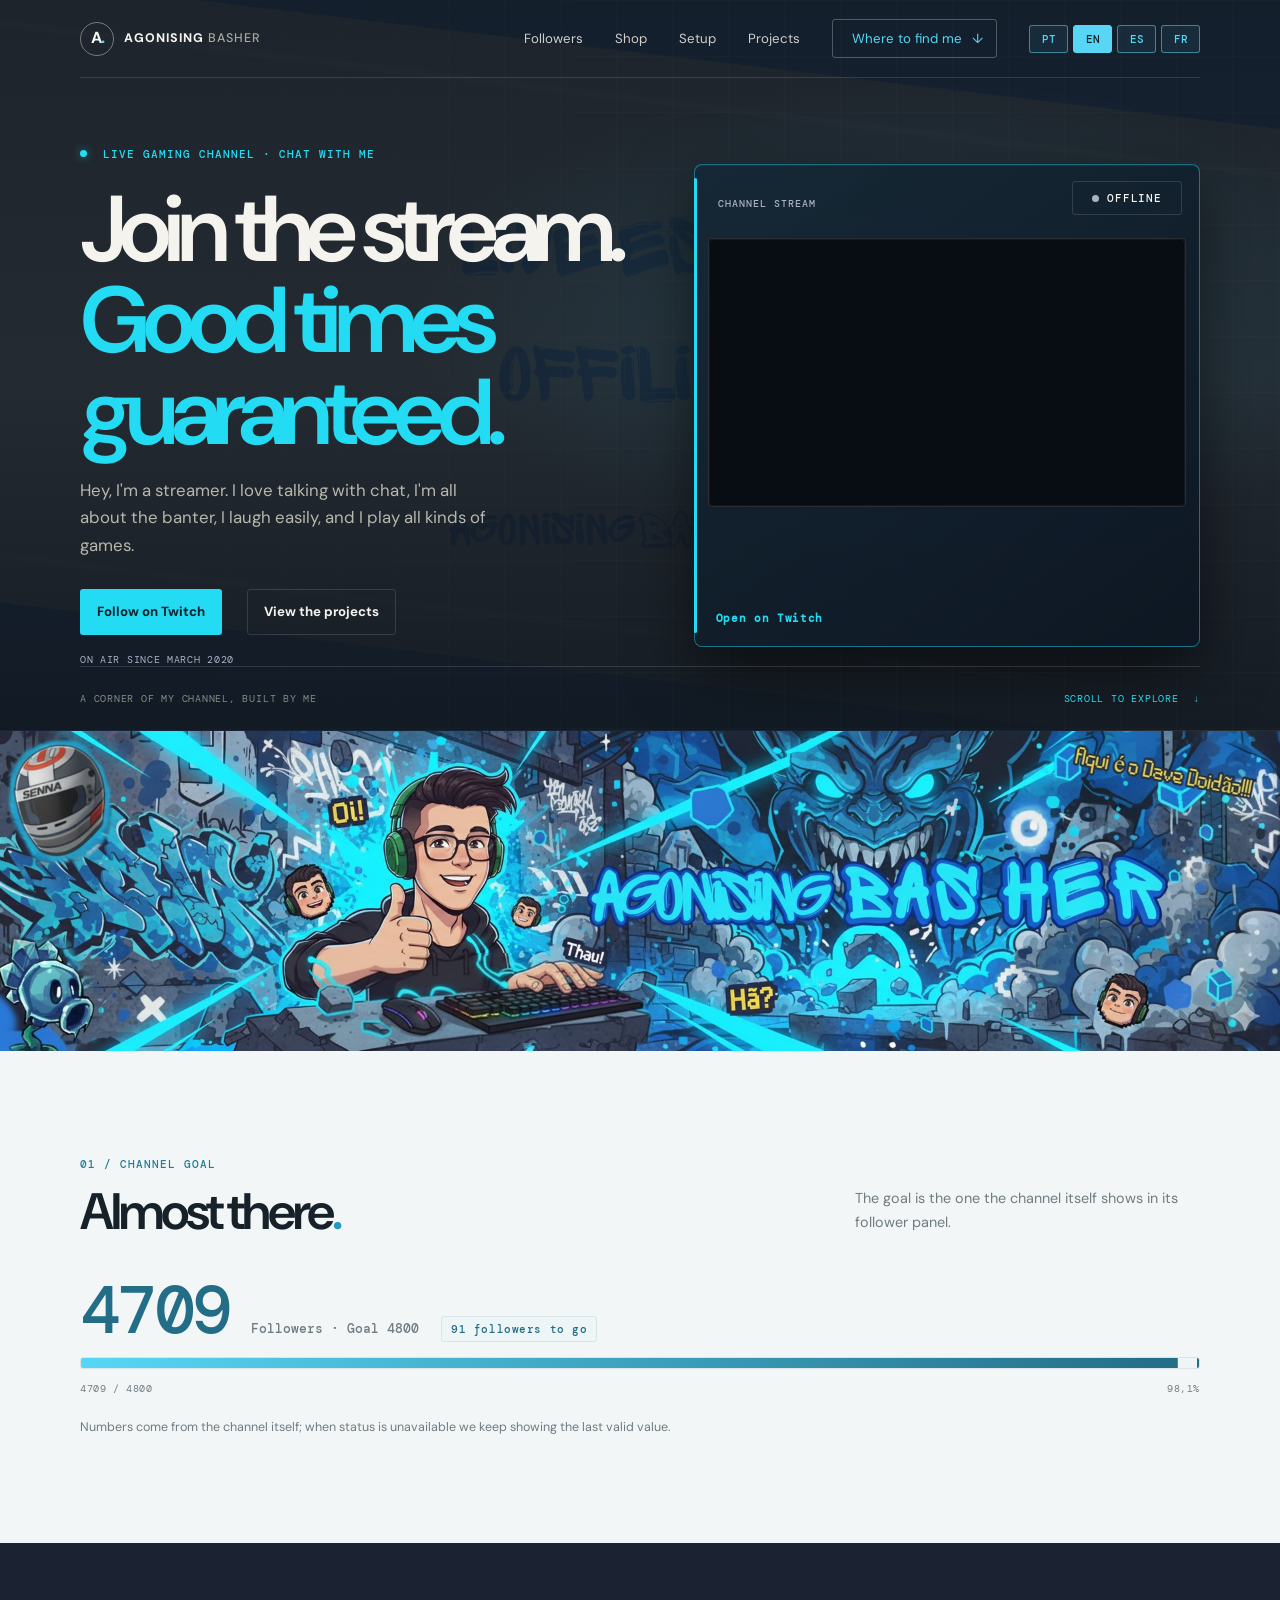
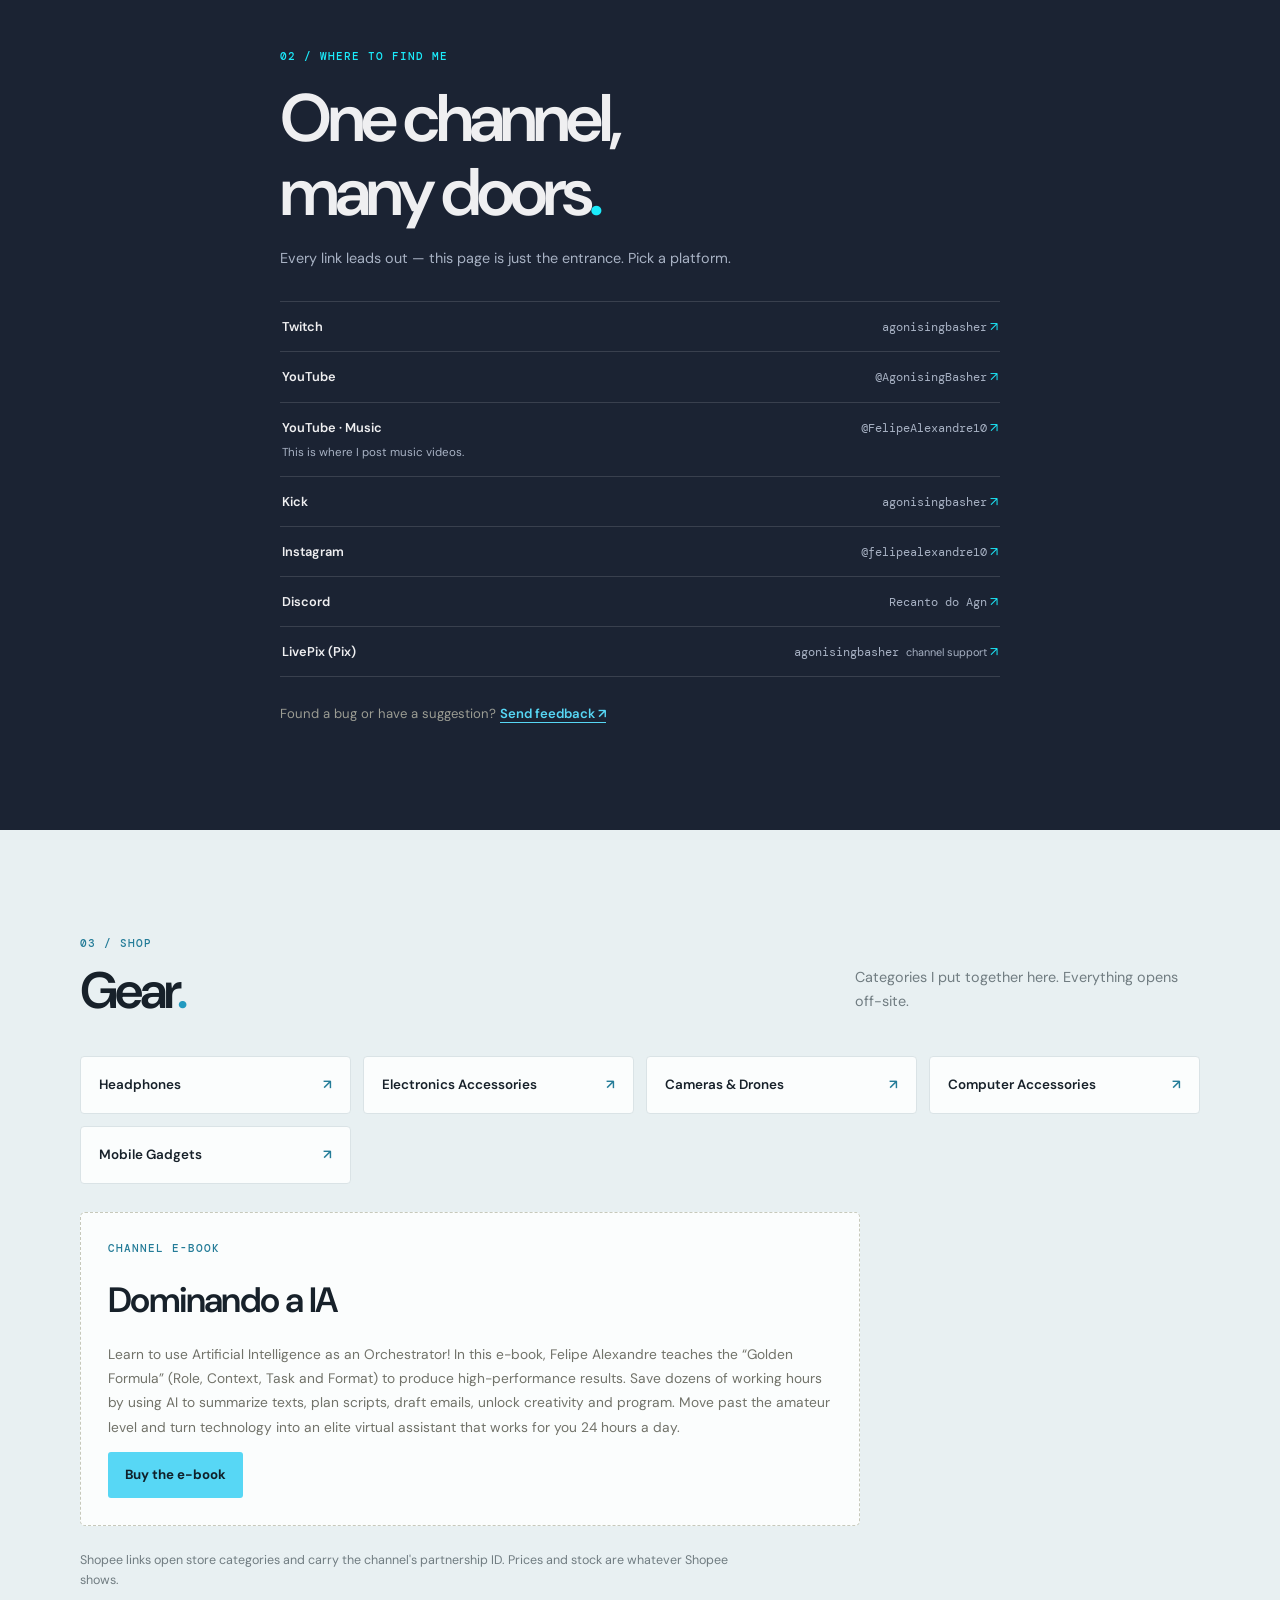
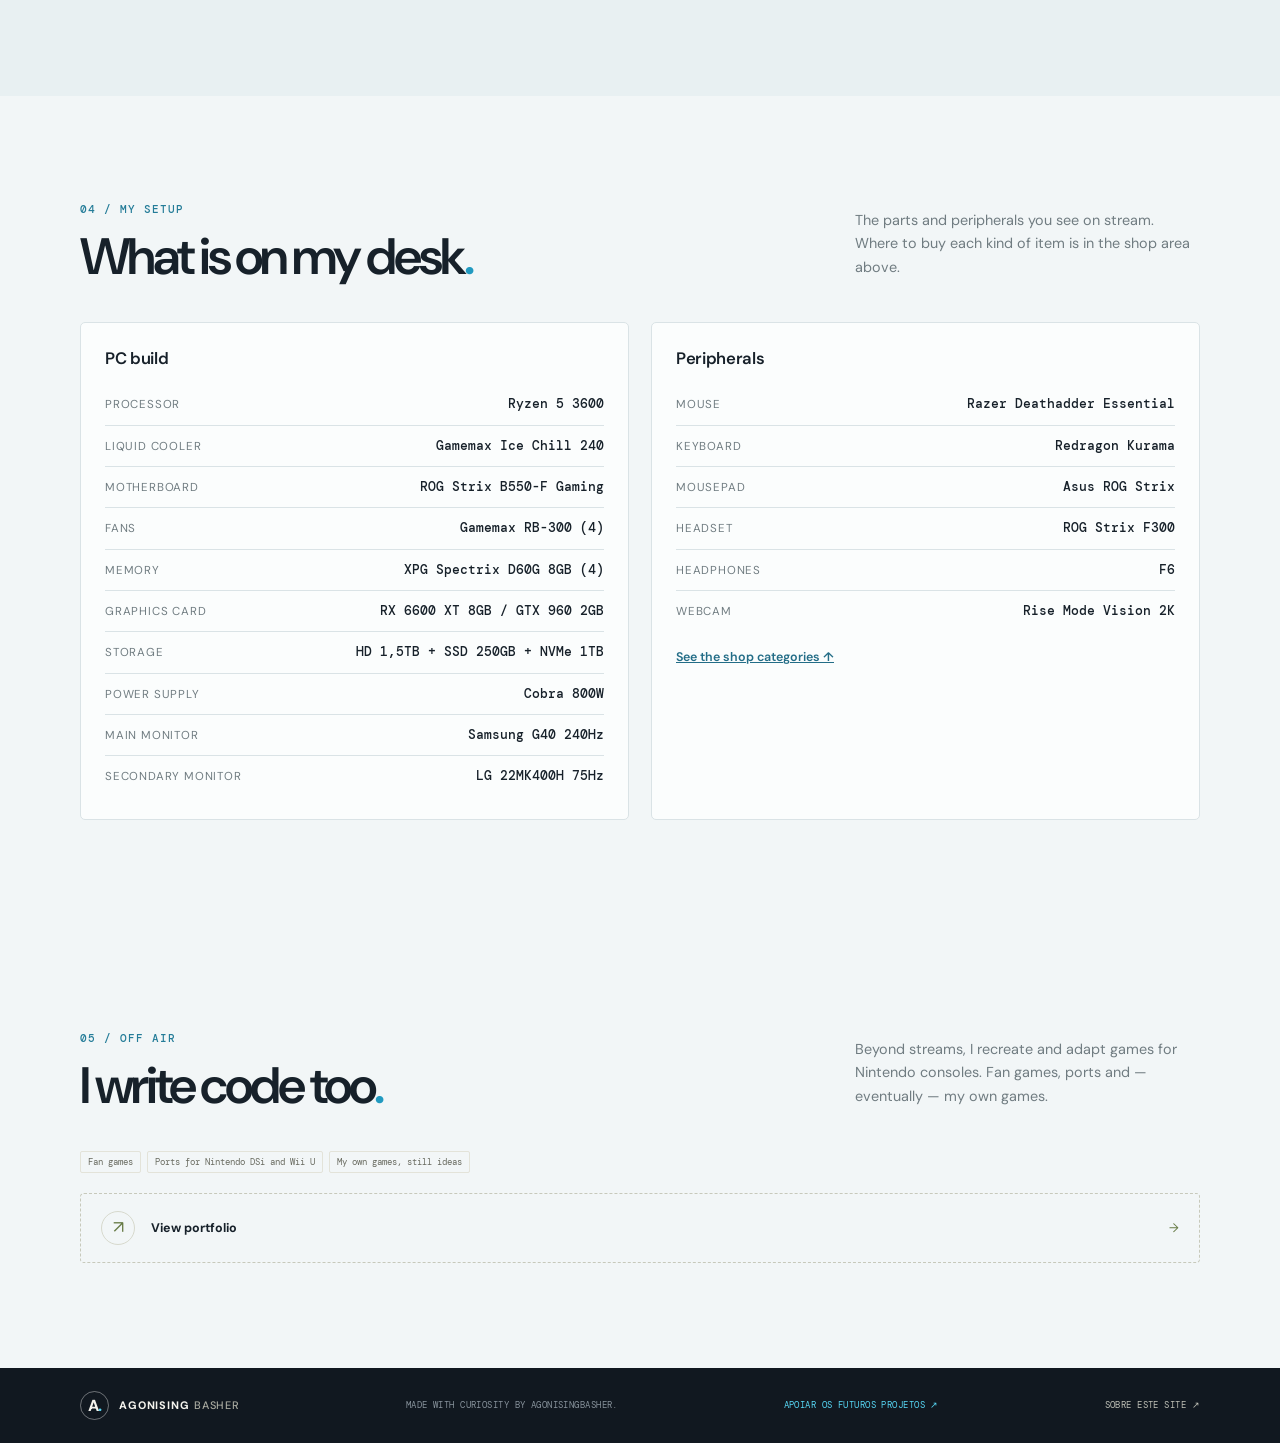
<file: index.html>
<!doctype html>
<html lang="pt-BR">
<head>
  <meta charset="utf-8">
  <meta name="viewport" content="width=device-width, initial-scale=1">
  <meta name="theme-color" content="#111820">
  <meta name="description" content="O ambiente do canal AgonisingBasher: status da live, seguidores, links de Twitch, YouTube, Kick, Discord e os projetos de fan games." data-i18n-content="metaDescription">
  <title>AgonisingBasher — canal, lives e projetos</title>
  <link rel="icon" type="image/png" sizes="300x300" href="assets/avatar-300x300.png">
  <link rel="apple-touch-icon" href="assets/avatar-300x300.png">
  <link rel="stylesheet" href="style.css?v=20261102-lang-3">
  <link rel="stylesheet" href="twitch.css?v=20261102-lang-2">
  <script src="script.js?v=20261102-lang-2" defer></script>
  <script src="live-status.js?v=2026.11.19.3" defer></script>
</head>
<body>
  <header class="site-header">
    <div class="container header-inner">
      <a class="brand" href="#inicio" data-i18n-aria-label="brandAria">
        <span class="brand-mark" aria-hidden="true">A<span>.</span></span>
        <span>AGONISING<span class="brand-light">BASHER</span></span>
      </a>
      <nav class="main-nav" aria-label="Navegação principal" data-i18n-aria-label="navLabel">
        <a href="#meta" data-i18n="navGoal">Seguidores</a>
        <a href="#compras" data-i18n="navShop">Compras</a>
        <a href="#setup" data-i18n="navSetup">Setup</a>
        <a href="#portfolio" data-i18n="navPortfolio">Projetos</a>
        <a class="nav-contact" href="#conectar"><span data-i18n="navConnect">Onde me achar</span> <span aria-hidden="true">↓</span></a>
        <span class="language-switch" role="group">
          <button class="language-toggle" type="button" data-lang-option="pt-BR" lang="pt" aria-label="Português">PT</button>
          <button class="language-toggle" type="button" data-lang-option="en" lang="en" aria-label="English">EN</button>
          <button class="language-toggle" type="button" data-lang-option="es" lang="es" aria-label="Español">ES</button>
          <button class="language-toggle" type="button" data-lang-option="fr" lang="fr" aria-label="Français">FR</button>
        </span>
      </nav>
    </div>
  </header>

  <main>
    <section class="hero band--dark" id="inicio">
      <div class="hero-grid" aria-hidden="true"></div>
      <div class="ag-offline-backdrop" aria-hidden="true"></div>
      <div class="ag-live-backdrop" aria-hidden="true"></div>
      <div class="container hero-inner">
        <div class="hero-copy">
          <p class="eyebrow"><span class="status-dot"></span> <span data-i18n="heroEyebrow">Canal de lives · converse no chat</span></p>
          <h1 data-i18n="heroTitle">Cola na live.<br><span>A diversão é garantida.</span></h1>
          <p class="hero-description" data-i18n="heroDescription">Opa, sou streamer, gosto muito de conversar com o chat, sou da zuera, fácil de dar risada, além de jogar variados jogos.</p>
          <div class="hero-actions">
            <a class="button button--follow" href="https://www.twitch.tv/agonisingbasher" target="_blank" rel="noreferrer">
              <span class="button--label-follow" data-i18n="heroFollow">Seguir na Twitch</span>
              <span class="button--label-live" data-i18n="heroWatch">Assistir agora</span>
            </a>
            <a class="button button--ghost" href="#portfolio" data-i18n="heroProjects">Ver os projetos</a>
          </div>
          <p class="ag-since" data-i18n="heroChannelSince">No ar desde março de 2020</p>
        </div>
        <aside class="ag-live-stage" aria-label="Player da Twitch do canal AgonisingBasher" data-i18n-aria-label="livePlayerAria">
          <div class="ag-live-stage-head">
            <span class="ag-live-stage-label" data-i18n="livePlayerLabel">TRANSMISSÃO DO CANAL</span>
            <p class="ag-live-badge" id="live-badge">
              <span class="ag-live-state is-live" data-i18n="liveStateLive">AO VIVO</span>
              <span class="ag-live-state is-offline" data-i18n="liveStateOffline">OFFLINE</span>
              <span class="ag-live-state is-unknown" data-i18n="liveStateUnknown">Status indisponível</span>
              <span class="ag-live-value" id="live-value"></span>
            </p>
          </div>
          <div class="ag-live-player">
            <iframe src="https://player.twitch.tv/?channel=agonisingbasher&amp;parent=agonisingbasher.github.io&amp;autoplay=false" title="Player da Twitch de AgonisingBasher" data-i18n-title="livePlayerTitle" allowfullscreen="true" scrolling="no" allow="fullscreen"></iframe>
          </div>
          <dl class="ag-live-meta">
            <div class="ag-live-meta-row">
              <dt data-i18n="liveNowTitle">Título da live</dt>
              <dd id="live-title"></dd>
            </div>
            <div class="ag-live-meta-row">
              <dt data-i18n="liveNowPlaying">Jogando</dt>
              <dd id="live-game"></dd>
            </div>
            <div class="ag-live-meta-row">
              <dt data-i18n="liveViewers">Assistindo agora</dt>
              <dd id="live-viewers"></dd>
            </div>
          </dl>
          <a class="ag-live-open" href="https://www.twitch.tv/agonisingbasher" target="_blank" rel="noreferrer"><span data-i18n="liveOpen">Abrir na Twitch</span></a>
        </aside>
      </div>
      <div class="container hero-bottom">
        <span data-i18n="heroFooter">UM CANTO DO CANAL FEITO POR MIM</span>
        <a href="#meta"><span data-i18n="heroScroll">ROLE PARA DESCOBRIR</span> <span aria-hidden="true">↓</span></a>
      </div>
    </section>

    <section class="ag-banner band--dark" aria-label="AgonisingBasher">
      <img src="assets/profile-banner-480.jpeg" width="1920" height="480" alt="Arte do banner do canal AgonisingBasher" data-i18n-alt="bannerAlt" loading="eager" fetchpriority="high">
    </section>

    <!-- Sem grade de streams por decisao do canal: nao ha agenda fixa, e placeholder seria dado inventado. -->
    <section class="goal section-pad" id="meta" data-goal="4800">
      <div class="container">
        <div class="section-heading">
          <div>
            <p class="eyebrow eyebrow-dark" data-i18n="goalEyebrow">01 / META DO CANAL</p>
            <h2 data-i18n="goalTitle">Faltam poucos<span class="heading-period">.</span></h2>
          </div>
          <p class="section-intro" data-i18n="goalIntro">A meta é a que o próprio canal exibe no painel de seguidores.</p>
        </div>
        <div class="ag-meter">
          <div class="ag-meter-numbers">
            <span class="ag-meter-count" id="goal-current">4709</span>
            <span class="ag-meter-of"><span data-i18n="goalCurrentLabel">Seguidores</span> · <span data-i18n="goalTargetLabel">Meta</span> <span id="goal-target">4800</span></span>
            <span class="ag-meter-chip" id="goal-remaining" data-i18n="goalRemaining">faltam 91 seguidores</span>
          </div>
          <div class="ag-meter-track" role="img" aria-label="Progresso rumo à meta de seguidores do canal" data-i18n-aria-label="goalProgressAria">
            <span class="ag-meter-fill" id="goal-fill" style="--ag-goal-progress: .981"></span>
            <span class="ag-meter-tick" aria-hidden="true"></span>
          </div>
          <div class="ag-meter-caption">
            <span id="goal-caption">4709 / 4800</span>
            <span id="goal-percent">98,1%</span>
          </div>
        </div>
        <p class="ag-meter-note" data-i18n="goalSourceNote">Números lidos do próprio canal; quando o status fica indisponível, mostramos o último valor válido.</p>
      </div>
    </section>

    <section class="connect band--navy section-pad" id="conectar">
      <div class="container connect-inner">
        <p class="eyebrow" data-i18n="linksEyebrow">02 / ONDE ME ACHAR</p>
        <h2 data-i18n="linksTitle">Um canal,<br>várias portas<span>.</span></h2>
        <p class="connect-copy" data-i18n="linksIntro">Tudo leva para fora: aqui é só a entrada. Escolhe a plataforma.</p>
        <div class="social-links">
          <a href="https://www.twitch.tv/agonisingbasher" target="_blank" rel="noreferrer"><span data-i18n="linkTwitch">Twitch</span><span><span class="ag-link-handle">agonisingbasher</span> <span class="ag-link-arrow" aria-hidden="true">↗</span></span></a>
          <a href="https://www.youtube.com/@AgonisingBasher" target="_blank" rel="noreferrer"><span data-i18n="linkYouTube">YouTube</span><span><span class="ag-link-handle">@AgonisingBasher</span> <span class="ag-link-arrow" aria-hidden="true">↗</span></span></a>
          <a href="https://www.youtube.com/@FelipeAlexandre10/videos" target="_blank" rel="noreferrer"><span><span data-i18n="linkYouTubeMusic">YouTube · Música</span><span class="ag-link-description" data-i18n="linkYouTubeMusicHint">Aqui eu posto vídeos de músicas.</span></span><span><span class="ag-link-handle">@FelipeAlexandre10</span> <span class="ag-link-arrow" aria-hidden="true">↗</span></span></a>
          <a href="https://kick.com/agonisingbasher" target="_blank" rel="noreferrer"><span data-i18n="linkKick">Kick</span><span><span class="ag-link-handle">agonisingbasher</span> <span class="ag-link-arrow" aria-hidden="true">↗</span></span></a>
          <a href="https://www.instagram.com/felipealexandre10/" target="_blank" rel="noreferrer"><span data-i18n="linkInstagram">Instagram</span><span><span class="ag-link-handle">@felipealexandre10</span> <span class="ag-link-arrow" aria-hidden="true">↗</span></span></a>
          <a href="https://discord.gg/RmQVzpkuG5" target="_blank" rel="noreferrer"><span data-i18n="linkDiscord">Discord</span><span><span class="ag-link-handle">Recanto do Agn</span> <span class="ag-link-arrow" aria-hidden="true">↗</span></span></a>
          <a href="https://livepix.gg/agonisingbasher" target="_blank" rel="noreferrer"><span data-i18n="linkPix">LivePix (Pix)</span><span><span class="ag-link-handle">agonisingbasher</span><span class="ag-link-note" data-i18n="linkPixHint">apoio ao canal</span> <span class="ag-link-arrow" aria-hidden="true">↗</span></span></a>
        </div>
        <p class="feedback-invite"><span data-i18n="feedbackInvite">Encontrou um bug ou tem uma sugestão?</span> <a href="feedback.html?categoria=Site%20do%20canal" data-lang-link data-i18n="feedbackInviteLink">Envie feedback ↗</a></p>
      </div>
    </section>

    <section class="buys section-pad" id="compras">
      <div class="container">
        <div class="section-heading">
          <div>
            <p class="eyebrow eyebrow-dark" data-i18n="shopEyebrow">03 / ÁREA DE COMPRAS</p>
            <h2 data-i18n="shopTitle">Equipamento<span class="heading-period">.</span></h2>
          </div>
          <p class="section-intro" data-i18n="shopIntro">Categorias que eu separo por aqui. Tudo abre fora do site.</p>
        </div>
        <div class="ag-shop-grid">
          <a class="ag-shop-tile" href="https://s.shopee.com.br/3g4sMVp3to" target="_blank" rel="noreferrer sponsored"><span data-i18n="shopFones">Fones</span><span class="ag-link-arrow" aria-hidden="true">↗</span></a>
          <a class="ag-shop-tile" href="https://s.shopee.com.br/3qOIYooQYr" target="_blank" rel="noreferrer sponsored"><span data-i18n="shopElectronics">Acessórios para Eletrônicos</span><span class="ag-link-arrow" aria-hidden="true">↗</span></a>
          <a class="ag-shop-tile" href="https://s.shopee.com.br/3LS1xtqKZm" target="_blank" rel="noreferrer sponsored"><span data-i18n="shopCameras">Câmeras e Drones</span><span class="ag-link-arrow" aria-hidden="true">↗</span></a>
          <a class="ag-shop-tile" href="https://s.shopee.com.br/3VlSACphEp" target="_blank" rel="noreferrer sponsored"><span data-i18n="shopComputer">Acessórios para Computador</span><span class="ag-link-arrow" aria-hidden="true">↗</span></a>
          <a class="ag-shop-tile" href="https://s.shopee.com.br/30pBZHrbFk" target="_blank" rel="noreferrer sponsored"><span data-i18n="shopMobile">Mobile Geral</span><span class="ag-link-arrow" aria-hidden="true">↗</span></a>
        </div>

        <article class="ag-book">
          <p class="eyebrow eyebrow-dark" data-i18n="bookEyebrow">E-BOOK DO CANAL</p>
          <h3 data-i18n="bookTitle">Dominando a IA</h3>
          <p class="ag-book-desc" data-i18n="bookDescription">Descubra como usar a Inteligência Artificial como um Orquestrador! Neste e-book, Felipe Alexandre ensina a “Fórmula de Ouro” (Papel, Contexto, Tarefa e Formato) para gerar resultados de alta performance. Economize dezenas de horas de trabalho usando a IA para resumir textos, planejar roteiros, redigir e-mails, destravar a criatividade e programar. Saia do nível amador e transforme a tecnologia em um assistente virtual de elite que trabalha 24h por dia para você.</p>
          <a class="button button-primary" href="https://www.amazon.com.br/Dominando-IA-Extrair-Inteligência-Artificial-ebook/dp/B0HQ2Z4CBW" target="_blank" rel="noreferrer" data-i18n="bookBuy">Comprar o e-book</a>
        </article>

        <p class="shop-note" data-i18n="shopNote">Os links da Shopee abrem categorias na loja e carregam a identificação de parceria do canal. Preço e estoque são os que a Shopee mostrar.</p>
      </div>
    </section>

    <section class="setup section-pad" id="setup">
      <div class="container">
        <div class="section-heading">
          <div>
            <p class="eyebrow eyebrow-dark" data-i18n="setupEyebrow">04 / MEU SETUP</p>
            <h2 data-i18n="setupTitle">O que tem na minha mesa<span class="heading-period">.</span></h2>
          </div>
          <p class="section-intro" data-i18n="setupIntro">A máquina e os periféricos que aparecem nas lives. Os links de compra ficam na área de compras aqui em cima.</p>
        </div>
        <div class="ag-setup-grid">
          <div class="ag-setup-col">
            <h3 data-i18n="setupPcTitle">Configuração do PC</h3>
            <dl class="ag-setup-specs">
              <div><dt data-i18n="setupCpu">Processador</dt><dd>Ryzen 5 3600</dd></div>
              <div><dt data-i18n="setupCooler">Water cooler</dt><dd>Gamemax Ice Chill 240</dd></div>
              <div><dt data-i18n="setupBoard">Placa-mãe</dt><dd>ROG Strix B550-F Gaming</dd></div>
              <div><dt data-i18n="setupFans">Fans</dt><dd>Gamemax RB-300 (4)</dd></div>
              <div><dt data-i18n="setupRam">Memória</dt><dd>XPG Spectrix D60G 8GB (4)</dd></div>
              <div><dt data-i18n="setupGpu">Placa de vídeo</dt><dd>RX 6600 XT 8GB / GTX 960 2GB</dd></div>
              <div><dt data-i18n="setupStorage">Armazenamento</dt><dd>HD 1,5TB + SSD 250GB + NVMe 1TB</dd></div>
              <div><dt data-i18n="setupPsu">Fonte</dt><dd>Cobra 800W</dd></div>
              <div><dt data-i18n="setupMonitorMain">Monitor principal</dt><dd>Samsung G40 240Hz</dd></div>
              <div><dt data-i18n="setupMonitorSecond">Monitor secundário</dt><dd>LG 22MK400H 75Hz</dd></div>
            </dl>
          </div>
          <div class="ag-setup-col">
            <h3 data-i18n="setupGearTitle">Periféricos</h3>
            <dl class="ag-setup-specs">
              <div><dt data-i18n="setupMouse">Mouse</dt><dd>Razer Deathadder Essential</dd></div>
              <div><dt data-i18n="setupKeyboard">Teclado</dt><dd>Redragon Kurama</dd></div>
              <div><dt data-i18n="setupMousepad">Mousepad</dt><dd>Asus ROG Strix</dd></div>
              <div><dt data-i18n="setupHeadset">Headset</dt><dd>ROG Strix F300</dd></div>
              <div><dt data-i18n="setupHeadphones">Fone</dt><dd>F6</dd></div>
              <div><dt data-i18n="setupWebcam">Webcam</dt><dd>Rise Mode Vision 2K</dd></div>
            </dl>
            <a class="ag-setup-link" href="#compras"><span data-i18n="setupShopLink">Ver as categorias de compras</span> <span aria-hidden="true">↑</span></a>
          </div>
        </div>
      </div>
    </section>

    <section class="projects section-pad" id="portfolio">
      <div class="container">
        <div class="section-heading">
          <div>
            <p class="eyebrow eyebrow-dark" data-i18n="portfolioEyebrow">05 / FORA DAS LIVES</p>
            <h2 data-i18n="portfolioTitle">Também escrevo código<span class="heading-period">.</span></h2>
          </div>
          <p class="section-intro" data-i18n="portfolioIntro">Além das lives, eu recrio e adapto jogos para consoles Nintendo. Fan games, ports e — no futuro — jogos meus.</p>
        </div>
        <div class="tag-list">
          <span data-i18n="portfolioFanGames">Fan games</span>
          <span data-i18n="portfolioPorts">Ports para Nintendo DSi e Wii U</span>
          <span data-i18n="portfolioOwnGames">Jogos próprios, ainda em ideias</span>
        </div>
        <a class="next-project" href="https://agonisingbasher.github.io/personal-website/" data-lang-link>
          <span class="next-icon" aria-hidden="true">↗</span>
          <strong data-i18n="portfolioCta">Ver o portfólio</strong>
          <span class="next-arrow" aria-hidden="true">→</span>
        </a>
      </div>
    </section>
  </main>

  <footer class="site-footer band--dark">
    <div class="container footer-inner">
      <a class="brand footer-brand" href="#inicio"><span class="brand-mark" aria-hidden="true">A<span>.</span></span><span>AGONISING<span class="brand-light">BASHER</span></span></a>
      <span data-i18n="footerCredit">FEITO COM CURIOSIDADE, POR AGONISINGBASHER.</span>
      <a class="footer-feedback" href="support.html" data-lang-link>APOIAR OS FUTUROS PROJETOS ↗</a>
      <a class="footer-feedback" href="site-development.html" data-lang-link>SOBRE ESTE SITE ↗</a>
    </div>
  </footer>

</body>
</html>
</file>
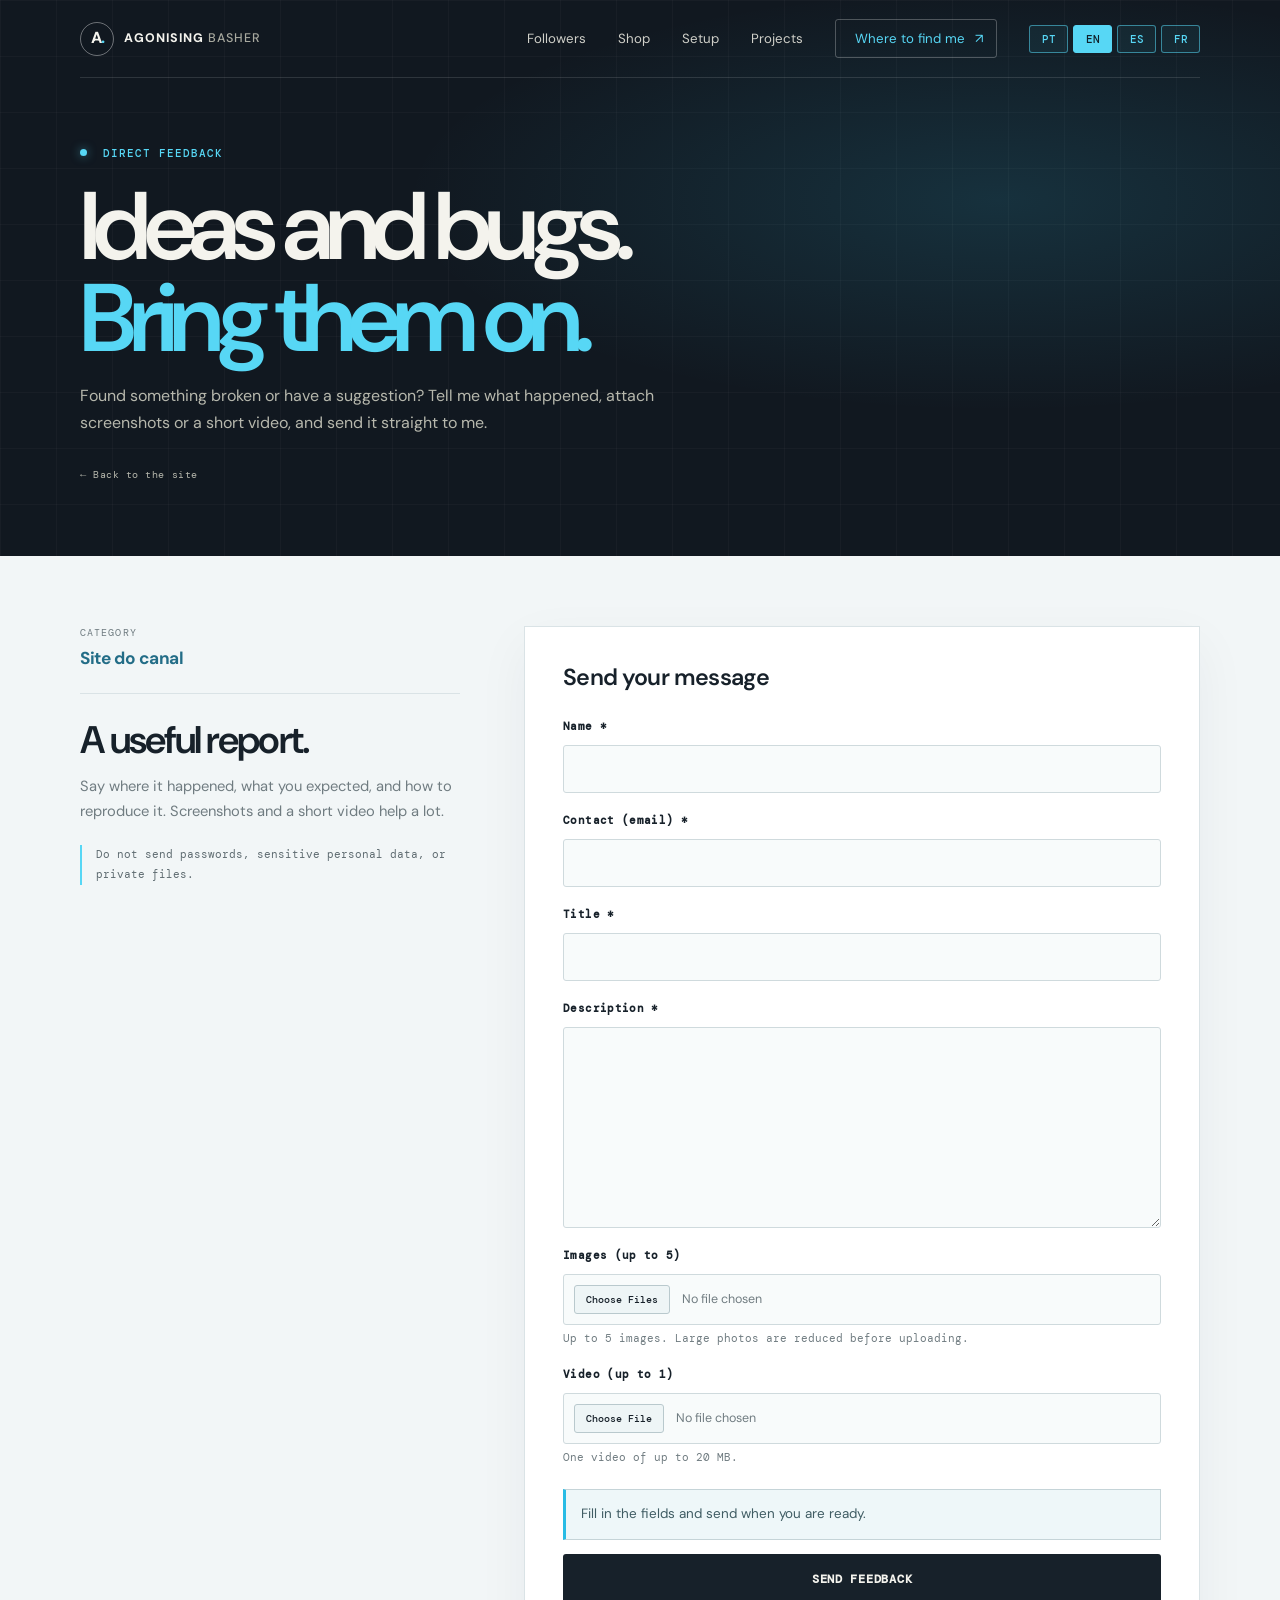
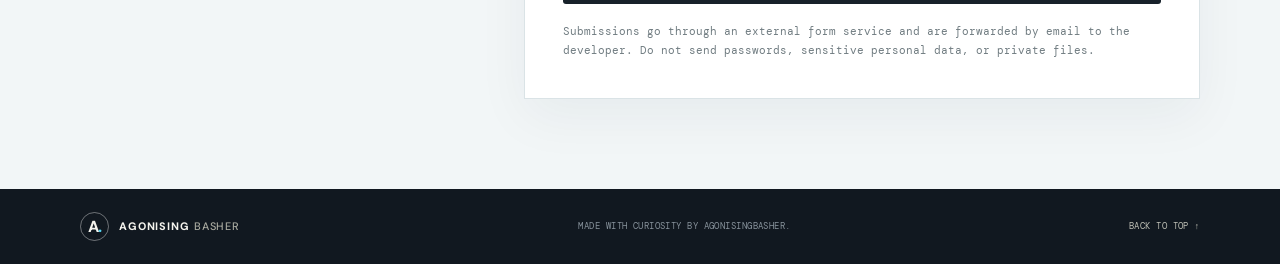
<file: feedback.html>
<!doctype html>
<html lang="pt-BR">
<head>
  <meta charset="utf-8">
  <meta name="viewport" content="width=device-width, initial-scale=1">
  <meta name="theme-color" content="#111820">
  <meta name="description" content="Envie feedback, sugestões ou relatos de bugs do site do canal AgonisingBasher." data-i18n-content="feedbackMetaDescription">
  <title>Feedback e bugs | AgonisingBasher</title>
  <link rel="icon" type="image/png" sizes="300x300" href="assets/avatar-300x300.png">
  <link rel="apple-touch-icon" href="assets/avatar-300x300.png">
  <link rel="stylesheet" href="style.css?v=20261102-lang-3">
  <link rel="stylesheet" href="twitch.css?v=20261102-lang-2">
  <link rel="stylesheet" href="feedback.css">
  <script src="script.js?v=20261102-lang-2" defer></script>
  <script src="feedback-form.js?v=20261102-lang-2" defer></script>
</head>
<body class="feedback-page">
  <header class="site-header">
    <div class="container header-inner">
      <a class="brand" href="index.html" data-lang-link aria-label="AgonisingBasher, início" data-i18n-aria-label="brandAria">
        <span class="brand-mark" aria-hidden="true">A<span>.</span></span>
        <span>AGONISING<span class="brand-light">BASHER</span></span>
      </a>
      <nav class="main-nav" aria-label="Navegação principal" data-i18n-aria-label="navLabel">
        <a href="index.html#meta" data-lang-link data-i18n="navGoal">Seguidores</a>
        <a href="index.html#compras" data-lang-link data-i18n="navShop">Compras</a>
        <a href="index.html#setup" data-lang-link data-i18n="navSetup">Setup</a>
        <a href="index.html#portfolio" data-lang-link data-i18n="navPortfolio">Projetos</a>
        <a class="nav-contact" href="index.html#conectar" data-lang-link><span data-i18n="navConnect">Onde me achar</span> <span aria-hidden="true">↗</span></a>
        <span class="language-switch" role="group">
          <button class="language-toggle" type="button" data-lang-option="pt-BR" lang="pt" aria-label="Português">PT</button>
          <button class="language-toggle" type="button" data-lang-option="en" lang="en" aria-label="English">EN</button>
          <button class="language-toggle" type="button" data-lang-option="es" lang="es" aria-label="Español">ES</button>
          <button class="language-toggle" type="button" data-lang-option="fr" lang="fr" aria-label="Français">FR</button>
        </span>
      </nav>
    </div>
  </header>

  <main>
    <section class="feedback-hero">
      <div class="container">
        <p class="eyebrow"><span class="status-dot"></span> <span data-i18n="feedbackEyebrow">FEEDBACK DIRETO</span></p>
        <h1 data-i18n="feedbackHeading">Ideias e bugs.<br><span>Manda ver.</span></h1>
        <p class="hero-description" data-i18n="feedbackIntro">Encontrou algo quebrado ou tem uma sugestão? Conte o que aconteceu, anexe capturas ou um vídeo curto e envie direto para mim.</p>
        <a class="feedback-back" href="index.html" data-lang-link data-i18n="feedbackBack">← Voltar ao site</a>
      </div>
    </section>

    <section class="feedback-body">
      <div class="container feedback-grid">
        <aside class="feedback-aside">
          <p class="feedback-category"><span data-i18n="feedbackCategoryLabel">Categoria</span><strong id="feedback-category-value">Site do canal</strong></p>
          <h2 data-i18n="feedbackAsideTitle">Um relato útil.</h2>
          <p data-i18n="feedbackAsideText">Diga onde aconteceu, o que você esperava e como reproduzir. Capturas e um vídeo curto ajudam bastante.</p>
          <p class="feedback-aside-note" data-i18n="feedbackAsideNote">Não envie senhas, dados pessoais sensíveis ou arquivos privados.</p>
        </aside>

        <form id="feedback-form" class="feedback-form" method="post" enctype="multipart/form-data" action="#">
          <h2 data-i18n="feedbackFormTitle">Envie sua mensagem</h2>
          <input type="hidden" name="category" id="feedback-category" value="Site do canal">
          <input type="hidden" name="language" id="feedback-language" value="Português (Brasil)">
          <div class="feedback-honeypot" aria-hidden="true">
            <label for="feedback-website">Website</label>
            <input id="feedback-website" name="website" type="text" tabindex="-1" autocomplete="off">
          </div>

          <label for="feedback-name" data-i18n="feedbackNameLabel">Nome *</label>
          <input id="feedback-name" name="name" type="text" autocomplete="name" maxlength="120" required>

          <label for="feedback-email" data-i18n="feedbackEmailLabel">Contato (email) *</label>
          <input id="feedback-email" name="email" type="email" autocomplete="email" maxlength="254" required>

          <label for="feedback-title" data-i18n="feedbackTitleLabel">Título *</label>
          <input id="feedback-title" name="title" type="text" maxlength="160" required>

          <label for="feedback-description" data-i18n="feedbackDescriptionLabel">Descrição *</label>
          <textarea id="feedback-description" name="description" rows="7" maxlength="10000" required></textarea>

          <label for="feedback-images" data-i18n="feedbackImagesLabel">Imagens (até 5)</label>
          <input id="feedback-images" name="attachments[]" type="file" accept="image/*" multiple aria-describedby="feedback-images-hint">
          <small class="feedback-hint" id="feedback-images-hint" data-i18n="feedbackImagesHint">Até 5 imagens. Fotos grandes são reduzidas antes do envio.</small>

          <label for="feedback-video" data-i18n="feedbackVideoLabel">Vídeo (até 1)</label>
          <input id="feedback-video" name="attachments[]" type="file" accept="video/*" aria-describedby="feedback-video-hint">
          <small class="feedback-hint" id="feedback-video-hint" data-i18n="feedbackVideoHint">Um vídeo de até 20 MB.</small>

          <progress class="feedback-progress" id="feedback-progress" max="100" value="0" hidden></progress>
          <p id="feedback-status" class="feedback-status" role="status" aria-live="polite" data-state="info">Preencha os campos e envie quando estiver pronto.</p>
          <button class="feedback-submit" type="submit" data-i18n="feedbackSubmit">Enviar feedback</button>
          <p class="feedback-privacy" data-i18n="feedbackPrivacy">O envio usa um serviço externo de formulários e é encaminhado por e-mail ao desenvolvedor. Não envie senhas, dados pessoais sensíveis ou arquivos privados.</p>
        </form>
      </div>
    </section>
  </main>

  <footer class="site-footer">
    <div class="container footer-inner">
      <a class="brand footer-brand" href="index.html" data-lang-link><span class="brand-mark" aria-hidden="true">A<span>.</span></span><span>AGONISING<span class="brand-light">BASHER</span></span></a>
      <span data-i18n="footerCredit">FEITO COM CURIOSIDADE, POR AGONISINGBASHER.</span>
      <a class="footer-feedback" href="index.html" data-lang-link data-i18n="backToTop">VOLTAR AO TOPO ↑</a>
    </div>
  </footer>
</body>
</html>
</file>
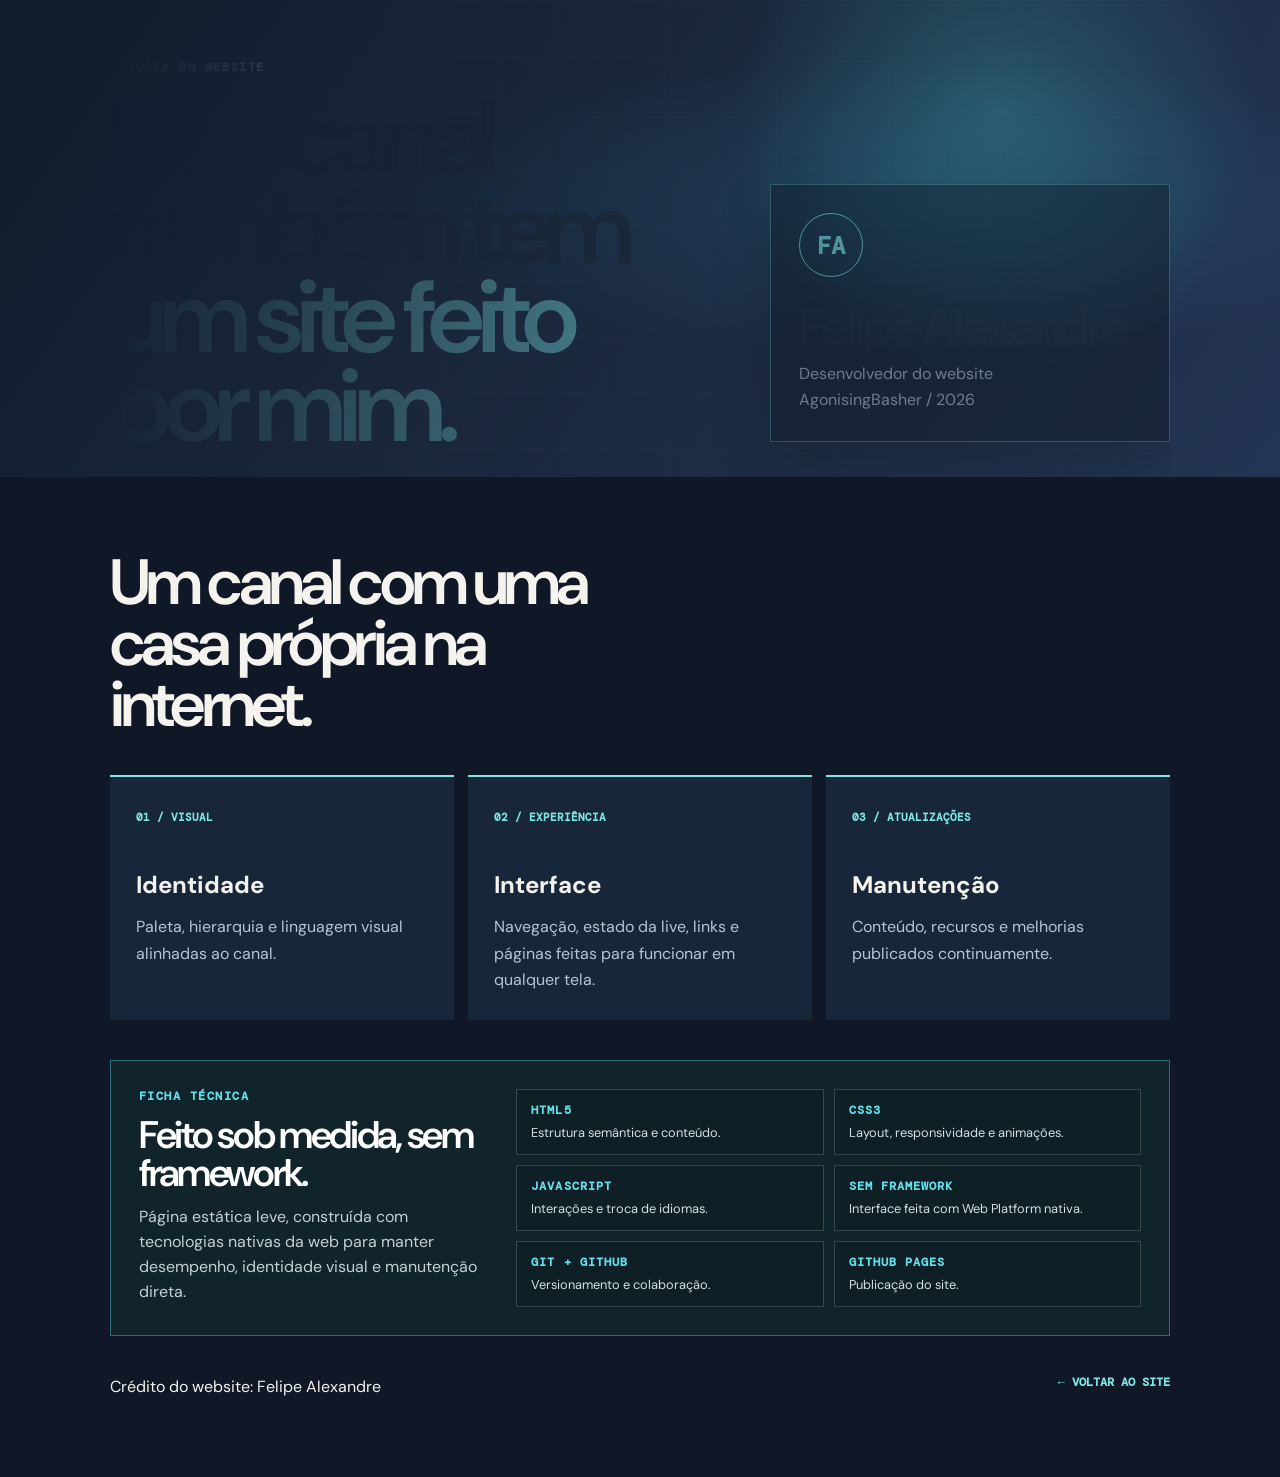
<file: site-development.html>
<!doctype html><html lang="pt-BR"><head><meta charset="utf-8"><meta name="viewport" content="width=device-width,initial-scale=1"><title>Desenvolvido por Felipe Alexandre</title><link rel="stylesheet" href="style.css"><link rel="stylesheet" href="twitch.css"><style>body{margin:0;background:#172237;color:#f4f3ed;font-family:var(--sans)}.hero{min-height:53vh;padding:90px 0;background:radial-gradient(circle at 78% 24%,#49d6d040,transparent 25%),linear-gradient(125deg,#111b2a,#243553)}.wrap{width:min(1060px,calc(100% - 48px));margin:auto}.tag{color:#7de5e4;font:700 .72rem var(--mono);letter-spacing:.14em}.hero-grid{display:grid;grid-template-columns:1.2fr .8fr;gap:60px;align-items:center;padding:60px 0}.hero h1{font-size:clamp(3.5rem,8vw,7rem);line-height:.87;letter-spacing:-.07em;margin:20px 0}.hero h1 span{color:#7de5e4}.hero p{max-width:55ch;color:#bdc9d5}.id-card{padding:28px;border:1px solid #7de5e477;background:#0d1725d9;box-shadow:0 25px 55px #0005}.id-card b{display:grid;place-items:center;width:64px;height:64px;border-radius:50%;border:1px solid #7de5e4;color:#7de5e4;font:800 1.5rem var(--mono)}.id-card h2{margin:22px 0 5px}.id-card p{margin:0}.body{padding:76px 0;background:#101827}.body h2{font-size:clamp(2.3rem,5vw,4.5rem);line-height:.95;max-width:13ch;margin:0}.grid{display:grid;grid-template-columns:repeat(3,1fr);gap:14px;margin-top:40px}.card{padding:26px;border-top:2px solid #7de5e4;background:#18263a}.card span{color:#7de5e4;font:700 .7rem var(--mono)}.card h3{font-size:1.5rem;margin:35px 0 10px}.card p{margin:0;color:#b6c5d0}.foot{display:flex;justify-content:space-between;gap:15px;flex-wrap:wrap;margin-top:38px}.foot a{color:#7de5e4;font:700 .75rem var(--mono);text-decoration:none}@media(max-width:720px){.hero-grid,.grid{grid-template-columns:1fr}}</style><style>.tech{display:grid;grid-template-columns:.72fr 1.28fr;gap:26px;margin:40px 0 0;padding:28px;border:1px solid #53d8e066;background:#11242c;color:#f4f3ed}.tech-label{margin:0 0 12px;color:#65e1ec;font:600 .72rem var(--mono,monospace);letter-spacing:.13em}.tech h2{margin:0;color:#fff;font-size:clamp(1.65rem,3vw,2.5rem);line-height:1}.tech-copy{margin:13px 0 0;color:#c4d0d3;line-height:1.55}.tech-grid{display:grid;grid-template-columns:repeat(2,minmax(0,1fr));gap:10px}.tech-item{padding:13px 14px;border:1px solid #ffffff2c;background:#00000024}.tech-item b{display:block;color:#65e1ec;font:600 .72rem var(--mono,monospace);letter-spacing:.09em}.tech-item span{display:block;margin-top:6px;color:#d5dfe1;font-size:.8rem;line-height:1.35}@media(max-width:700px){.tech,.tech-grid{grid-template-columns:1fr}}</style></head><body><section class="hero"><div class="wrap hero-grid"><div><p class="tag">AUTORIA DO WEBSITE</p><h1>Este canal também tem <span>um site feito por mim.</span></h1><p>Felipe Alexandre desenvolveu este website: visual, estrutura, páginas, componentes, navegação e publicação. Tudo que você está usando aqui foi construído para apresentar o canal e seus projetos.</p></div><aside class="id-card"><b>FA</b><h2>Felipe Alexandre</h2><p>Desenvolvedor do website<br>AgonisingBasher / 2026</p></aside></div></section><section class="body"><div class="wrap"><h2>Um canal com uma casa própria na internet.</h2><div class="grid"><article class="card"><span>01 / VISUAL</span><h3>Identidade</h3><p>Paleta, hierarquia e linguagem visual alinhadas ao canal.</p></article><article class="card"><span>02 / EXPERIÊNCIA</span><h3>Interface</h3><p>Navegação, estado da live, links e páginas feitas para funcionar em qualquer tela.</p></article><article class="card"><span>03 / ATUALIZAÇÕES</span><h3>Manutenção</h3><p>Conteúdo, recursos e melhorias publicados continuamente.</p></article></div><section class="tech"><div><p class="tech-label">FICHA TÉCNICA</p><h2>Feito sob medida, sem framework.</h2><p class="tech-copy">Página estática leve, construída com tecnologias nativas da web para manter desempenho, identidade visual e manutenção direta.</p></div><div class="tech-grid"><div class="tech-item"><b>HTML5</b><span>Estrutura semântica e conteúdo.</span></div><div class="tech-item"><b>CSS3</b><span>Layout, responsividade e animações.</span></div><div class="tech-item"><b>JAVASCRIPT</b><span>Interações e troca de idiomas.</span></div><div class="tech-item"><b>SEM FRAMEWORK</b><span>Interface feita com Web Platform nativa.</span></div><div class="tech-item"><b>GIT + GITHUB</b><span>Versionamento e colaboração.</span></div><div class="tech-item"><b>GITHUB PAGES</b><span>Publicação do site.</span></div></div></section><div class="foot"><span>Crédito do website: Felipe Alexandre</span><a href="index.html">← VOLTAR AO SITE</a></div></div></section></body></html>
</file>
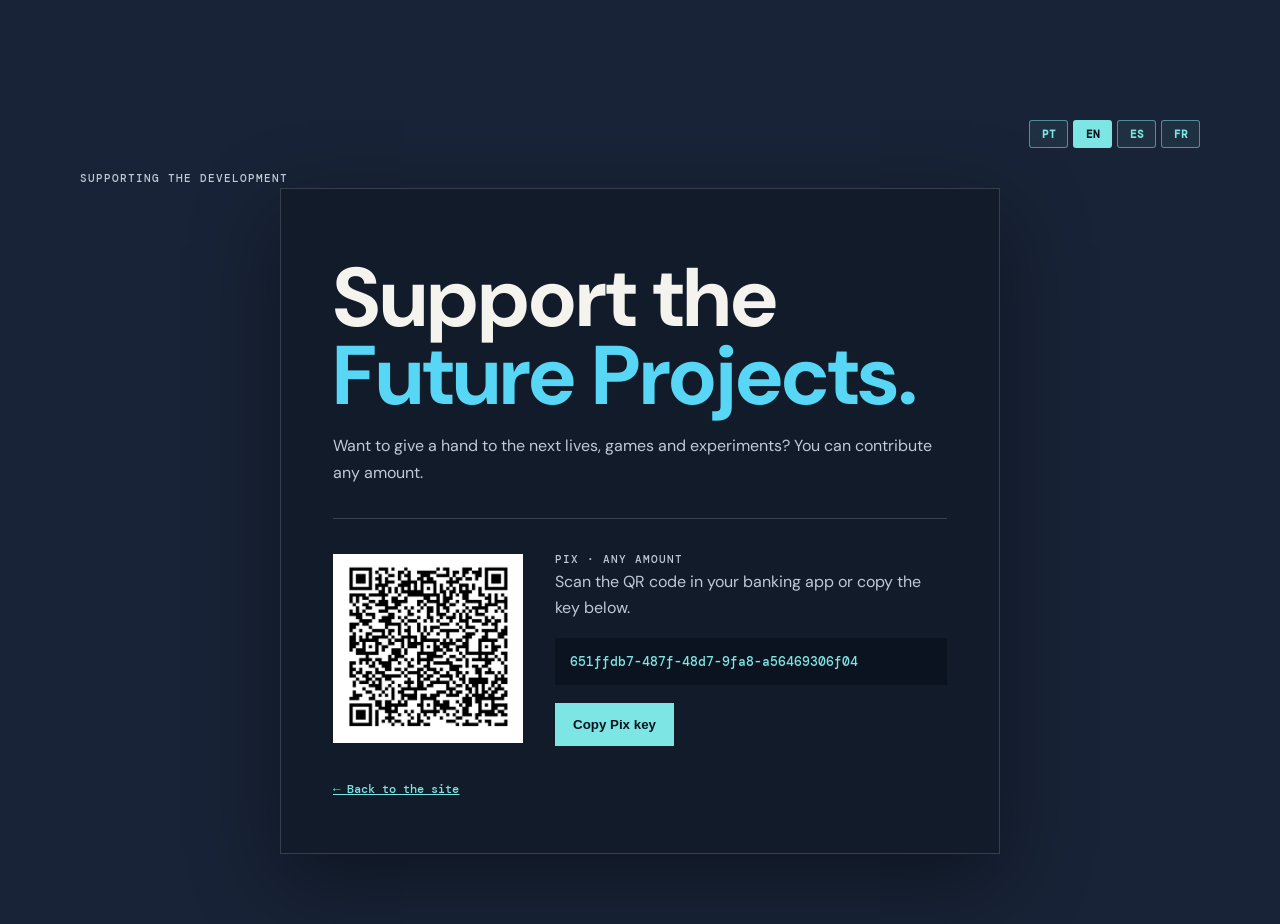
<file: support.html>
<!doctype html>
<html lang="pt-BR">
<head>
  <meta charset="utf-8">
  <meta name="viewport" content="width=device-width,initial-scale=1">
  <meta name="description" content="Apoie com qualquer valor as próximas lives, jogos e experimentos de AgonisingBasher. Chave Pix com valor livre.">
  <title>Apoiar os Futuros Projetos — AgonisingBasher</title>
  <link rel="stylesheet" href="style.css">
  <link rel="stylesheet" href="twitch.css">
  <style>
    .support{min-height:100vh;padding:120px 0 70px;background:#182337;color:#f4f3ed}
    .support-card{max-width:720px;margin:auto;padding:clamp(26px,5vw,52px);border:1px solid #ffffff28;background:#111b2a;box-shadow:0 28px 80px #0006}
    .support h1{font-size:clamp(2.7rem,7vw,5.2rem);line-height:.94;margin:18px 0}
    .support h1 span,.eyebrow{color:var(--band-accent,#57d7f5)}
    .support p{max-width:57ch;color:#c0cad6}
    .pix{display:grid;grid-template-columns:190px 1fr;gap:32px;align-items:center;margin-top:32px;padding-top:32px;border-top:1px solid #ffffff2a}
    .pix img{width:190px;background:#fff;padding:10px}
    .pix code{display:block;padding:15px;overflow-wrap:anywhere;background:#0b1320;color:#7de5e4;font:500 .8rem var(--mono)}
    button{margin-top:18px;padding:14px 18px;border:0;background:#7de5e4;color:#07131f;font-weight:800;cursor:pointer}
    .back{display:inline-block;margin-top:35px;color:#7de5e4;font:500 .78rem var(--mono)}
    @media(max-width:560px){.pix{grid-template-columns:1fr}.pix img{width:min(190px,100%)}}
  </style>
  <style>
    .support-topbar{display:flex;justify-content:flex-end;margin-bottom:22px}
    .page-lang{display:inline-flex;gap:5px}
    .page-lang button{margin-top:0;min-width:39px;padding:6px 8px;border:1px solid #7de5e488;border-radius:3px;background:#7de5e412;color:#7de5e4;cursor:pointer;font:600 .7rem var(--mono,monospace);transition:background .2s ease,color .2s ease}
    .page-lang button:hover,.page-lang button[aria-pressed="true"]{background:#7de5e4;color:#07131f}
    .page-lang button[aria-pressed="true"]{font-weight:800}
    .page-lang button:focus-visible{outline:2px solid #7de5e4;outline-offset:3px}
    @media(max-width:620px){.page-lang{gap:3px}.page-lang button{min-width:28px;padding:6px 4px}}
  </style>
</head>
<body>
  <main class="support">
    <div class="container">
      <div class="support-topbar">
        <span class="page-lang" role="group" aria-label="Trocar idioma" data-i18n-aria-label="langGroup">
          <button type="button" data-lang-option="pt-BR" lang="pt" aria-pressed="true">PT</button>
          <button type="button" data-lang-option="en" lang="en" aria-pressed="false">EN</button>
          <button type="button" data-lang-option="es" lang="es" aria-pressed="false">ES</button>
          <button type="button" data-lang-option="fr" lang="fr" aria-pressed="false">FR</button>
        </span>
      </div>
      <p class="eyebrow" data-i18n="suEyebrow">APOIO AO DESENVOLVIMENTO</p>
      <section class="support-card">
        <h1 data-i18n-html="suTitle">Apoiar os<br><span>Futuros Projetos.</span></h1>
        <p data-i18n="suLead">Quer dar uma força para as próximas lives, jogos e experimentos? Você pode contribuir com qualquer valor.</p>
        <div class="pix">
          <img src="assets/pix-support-qr.png" alt="QR Code Pix para apoiar os futuros projetos" data-i18n-alt="suQrAlt">
          <div>
            <p class="eyebrow" data-i18n="suPixTag">PIX · VALOR LIVRE</p>
            <p data-i18n="suPixText">Escaneie o QR Code no app do seu banco ou copie a chave abaixo.</p>
            <code id="chave-pix">651ffdb7-487f-48d7-9fa8-a56469306f04</code>
            <button type="button" id="copiar-chave" data-chave="651ffdb7-487f-48d7-9fa8-a56469306f04" data-i18n="suCopy">Copiar chave Pix</button>
          </div>
        </div>
        <a class="back lang-link" href="index.html" data-i18n="suBack">← Voltar ao site</a>
      </section>
    </div>
  </main>
  <script>
    window.pageTranslations = {
      "pt-BR": {
        pageTitle: "Apoiar os Futuros Projetos — AgonisingBasher",
        pageDescription: "Apoie com qualquer valor as próximas lives, jogos e experimentos de AgonisingBasher. Chave Pix com valor livre.",
        langGroup: "Trocar idioma",
        suEyebrow: "APOIO AO DESENVOLVIMENTO",
        suTitle: "Apoiar os<br><span>Futuros Projetos.</span>",
        suLead: "Quer dar uma força para as próximas lives, jogos e experimentos? Você pode contribuir com qualquer valor.",
        suQrAlt: "QR Code Pix para apoiar os futuros projetos",
        suPixTag: "PIX · VALOR LIVRE",
        suPixText: "Escaneie o QR Code no app do seu banco ou copie a chave abaixo.",
        suCopy: "Copiar chave Pix",
        suCopied: "Chave copiada ✓",
        suBack: "← Voltar ao site"
      },
      en: {
        pageTitle: "Support the Future Projects — AgonisingBasher",
        pageDescription: "Support the next lives, games and experiments by AgonisingBasher with any amount. Pix key, free value.",
        langGroup: "Change language",
        suEyebrow: "SUPPORTING THE DEVELOPMENT",
        suTitle: "Support the<br><span>Future Projects.</span>",
        suLead: "Want to give a hand to the next lives, games and experiments? You can contribute any amount.",
        suQrAlt: "Pix QR code to support the future projects",
        suPixTag: "PIX · ANY AMOUNT",
        suPixText: "Scan the QR code in your banking app or copy the key below.",
        suCopy: "Copy Pix key",
        suCopied: "Key copied ✓",
        suBack: "← Back to the site"
      },
      es: {
        pageTitle: "Apoyar los Futuros Proyectos — AgonisingBasher",
        pageDescription: "Apoya con cualquier valor los próximos directos, juegos y experimentos de AgonisingBasher. Clave Pix con valor libre.",
        langGroup: "Cambiar idioma",
        suEyebrow: "APOYO AL DESARROLLO",
        suTitle: "Apoyar los<br><span>Futuros Proyectos.</span>",
        suLead: "¿Quieres dar una mano a los próximos directos, juegos y experimentos? Puedes contribuir con cualquier valor.",
        suQrAlt: "Código QR Pix para apoyar los futuros proyectos",
        suPixTag: "PIX · VALOR LIBRE",
        suPixText: "Escanea el código QR en la app de tu banco o copia la clave de abajo.",
        suCopy: "Copiar clave Pix",
        suCopied: "Clave copiada ✓",
        suBack: "← Volver al sitio"
      },
      fr: {
        pageTitle: "Soutenir les Futurs Projets — AgonisingBasher",
        pageDescription: "Soutenez les prochains directs, jeux et expériences d'AgonisingBasher avec le montant de votre choix. Clé Pix, montant libre.",
        langGroup: "Changer de langue",
        suEyebrow: "SOUTIEN AU DÉVELOPPEMENT",
        suTitle: "Soutenir les<br><span>Futurs Projets.</span>",
        suLead: "Envie d'aider les prochains directs, jeux et expériences ? Vous pouvez contribuer avec le montant de votre choix.",
        suQrAlt: "QR code Pix pour soutenir les futurs projets",
        suPixTag: "PIX · MONTANT LIBRE",
        suPixText: "Scannez le QR code dans l'application de votre banque ou copiez la clé ci-dessous.",
        suCopy: "Copier la clé Pix",
        suCopied: "Clé copiée ✓",
        suBack: "← Retour au site"
      }
    };
  </script>
  <script src="idioma-pagina.js"></script>
  <script>
    (function () {
      "use strict";
      const button = document.getElementById("copiar-chave");
      const code = document.getElementById("chave-pix");
      if (!button || !code) return;

      function text(key) {
        const language = window.pageTranslations[document.documentElement.lang] ? document.documentElement.lang : "pt-BR";
        return window.pageTranslations[language][key];
      }

      function copyWithTextarea(value) {
        const field = document.createElement("textarea");
        field.value = value;
        field.setAttribute("readonly", "");
        field.style.position = "fixed";
        field.style.top = "-1000px";
        document.body.appendChild(field);
        field.select();
        let copied = false;
        try {
          copied = document.execCommand("copy");
        } catch (error) {
          copied = false;
        }
        field.remove();
        return copied;
      }

      let resetTimer = null;
      function markCopied() {
        button.textContent = text("suCopied");
        clearTimeout(resetTimer);
        resetTimer = setTimeout(() => {
          button.textContent = text("suCopy");
        }, 2500);
      }

      button.addEventListener("click", () => {
        const value = button.dataset.chave || code.textContent.trim();
        const done = (copied) => {
          if (copied) {
            markCopied();
            return;
          }
          const selection = window.getSelection();
          const range = document.createRange();
          range.selectNodeContents(code);
          selection.removeAllRanges();
          selection.addRange(range);
        };
        if (navigator.clipboard && navigator.clipboard.writeText) {
          navigator.clipboard.writeText(value).then(() => done(true), () => done(copyWithTextarea(value)));
          return;
        }
        done(copyWithTextarea(value));
      });
    })();
  </script>
</body>
</html>
</file>
<file: style.css>
@import url("https://fonts.googleapis.com/css2?family=DM+Mono:wght@400;500&family=DM+Sans:wght@400;500;600;700;800&display=swap");

:root {
  color-scheme: light;
  --ink: #17212a;
  --paper: #f2f6f7;
  --muted: #707c81;
  --line: #dae3e6;
  --cyan: #57d7f5;
  --green: #236d87;
  --mono: "DM Mono", "Courier New", monospace;
  --sans: "DM Sans", "Segoe UI", sans-serif;

  /* Medido nas artes do canal (amostragem de pixels), nao chute. */
  --ag-neon: #23DBF3;
  --ag-neon-bright: #1BEBFB;
  --ag-neon-deep: #2BA3E3;
  --ag-navy: #1B2333;
  --ag-navy-2: #333B53;
  --ag-navy-3: #43536B;
  --ag-void: #0E0E10;
  --ag-on-void: #EFEFF1;
  --ag-offline-paper: #E3E3DB;
  --ag-purple: #9147FF;
  --ag-purple-soft: #BF94FF;
  /* Vermelho de "ao vivo" da propria Twitch; unico uso: o badge do hero. */
  --ag-live-red: #EB102E;

  /* Apelidos de banda. Os padroes SAO os valores claros, entao qualquer
     secao sem classe de banda renderiza identica ao original. */
  --band-bg: var(--paper);
  --band-fg: var(--ink);
  --band-muted: var(--muted);
  --band-hairline: var(--line);
  --band-accent: var(--cyan);
  --band-grid: #17212a0a;
  --band-fill: #fbfdfd;
}

.band--dark {
  --band-bg: #111820;
  --band-fg: #f4f3ed;
  --band-muted: #a8b2c4;
  --band-hairline: #ffffff22;
  --band-accent: var(--ag-neon);
  --band-grid: #ffffff08;
  --band-fill: #161d27;
  background: var(--band-bg);
  color: var(--band-fg);
}

.band--navy {
  --band-bg: var(--ag-navy);
  --band-fg: var(--ag-on-void);
  --band-muted: #a8b2c4;
  --band-hairline: #ffffff22;
  --band-accent: var(--ag-neon-bright);
  --band-grid: #ffffff08;
  --band-fill: var(--ag-navy-2);
  background: var(--band-bg);
  color: var(--band-fg);
}

* { box-sizing: border-box; }
html { scroll-behavior: smooth; scroll-padding-top: 76px; }
body { margin: 0; background: var(--paper); color: var(--ink); font-family: var(--sans); line-height: 1.65; }
a { color: inherit; }
a:focus-visible { outline: 3px solid #28bce5; outline-offset: 4px; }
img { max-width: 100%; }
.container { width: min(1120px, calc(100% - 48px)); margin-inline: auto; }
.site-header { position: absolute; z-index: 2; top: 0; right: 0; left: 0; color: #f4f3ed; }
.header-inner, .main-nav, .brand { display: flex; align-items: center; }
.header-inner { min-height: 78px; justify-content: space-between; border-bottom: 1px solid #ffffff20; }
.brand { gap: 10px; color: inherit; font-size: .78rem; font-weight: 800; letter-spacing: .08em; text-decoration: none; }
.brand-mark { display: inline-flex; width: 34px; height: 34px; align-items: center; justify-content: center; border: 1px solid #ffffff62; border-radius: 50%; font-size: 1rem; letter-spacing: -.08em; }
.brand-mark span { color: var(--cyan); }
.brand-light { margin-left: 4px; color: #a8a99f; font-weight: 500; }
.main-nav { gap: 32px; font-size: .83rem; }
.main-nav a { color: #d0d0c9; text-decoration: none; transition: color .2s ease; }
.main-nav a:hover { color: var(--cyan); }
.main-nav .nav-contact { padding: 8px 13px; border: 1px solid #ffffff42; border-radius: 3px; color: #fff; }
.nav-contact span { margin-left: 6px; color: var(--cyan); }
.main-nav .language-toggle { min-width: 39px; padding: 6px 8px; border: 1px solid #57d7f588; border-radius: 3px; background: #57d7f510; color: var(--cyan); cursor: pointer; font: 500 .7rem var(--mono); transition: background .2s ease, color .2s ease; }
.main-nav .language-toggle:hover { background: var(--cyan); color: #10212a; }
.main-nav .language-toggle:focus-visible { outline: 2px solid var(--cyan); outline-offset: 3px; }
/* Os quatro idiomas ficam num grupo so: o nav da 32px entre itens, mas as opcoes
   entre si precisam de um vao proprio, senao o grupo inteiro parece um so botao. */
.language-switch { display: inline-flex; gap: 5px; }
.main-nav .language-toggle[aria-pressed="true"] { border-color: var(--cyan); background: var(--cyan); color: #10212a; }
.hero { position: relative; overflow: hidden; min-height: 645px; padding: 146px 0 0; background: var(--band-bg); color: var(--band-fg); }
.hero::after { position: absolute; inset: 0; background: radial-gradient(ellipse at 72% 43%, #38c9ef20, transparent 40%); content: ""; pointer-events: none; }
.hero-grid { position: absolute; inset: 0; background-image: linear-gradient(#ffffff08 1px, transparent 1px), linear-gradient(90deg, #ffffff08 1px, transparent 1px); background-size: 56px 56px; mask-image: linear-gradient(90deg, transparent, #000 55%, #000); opacity: .5; }
.hero-inner { position: relative; z-index: 1; display: grid; grid-template-columns: 1fr .88fr; align-items: center; gap: 38px; min-height: 405px; }
.hero-band { background: var(--band-bg); color: var(--band-fg); }
.eyebrow { margin: 0; color: var(--band-accent); font: 500 .7rem/1.6 var(--mono); letter-spacing: .09em; text-transform: uppercase; }
.status-dot { display: inline-block; width: 7px; height: 7px; margin: 0 8px 1px 0; border-radius: 50%; background: var(--band-accent); box-shadow: 0 0 10px #57d7f588; }
.band--dark .status-dot, .band--navy .status-dot { box-shadow: 0 0 10px #23dbf388; }
h1, h2, h3, p { margin-top: 0; }
.hero h1 { margin: 20px 0 18px; font-size: clamp(3.5rem, 7.3vw, 6rem); font-weight: 600; letter-spacing: -.075em; line-height: .98; }
.hero h1 span { color: var(--band-accent); }
.hero-description { max-width: 420px; margin-bottom: 29px; color: #b7b8ad; font-size: 1.05rem; }
.hero-actions { display: flex; align-items: center; gap: 25px; }
.button { display: inline-flex; min-height: 46px; align-items: center; justify-content: center; gap: 14px; padding: 10px 16px; border: 1px solid transparent; border-radius: 3px; font-size: .83rem; font-weight: 700; text-decoration: none; transition: transform .2s ease, background .2s ease; }
.button:hover { transform: translateY(-2px); }
.button-primary { background: var(--cyan); color: #10212a; }
.button-primary:hover { background: #86e8fa; }
.text-link { color: #d6d6ce; font-size: .82rem; text-decoration: none; }
.text-link span { margin-left: 5px; color: var(--band-accent); }
.hero-art { position: relative; display: grid; min-height: 380px; place-items: center; }
.art-orbit { position: absolute; width: 310px; height: 310px; border: 1px solid #57d7f526; border-radius: 50%; }
.orbit-two { width: 390px; height: 390px; border-color: #ffffff12; }
.art-card { position: relative; z-index: 1; width: min(100%, 350px); padding: 19px 20px 14px; border: 1px solid #ffffff2c; border-radius: 4px; background: #1a1c17ed; box-shadow: 0 24px 80px #0008; transform: rotate(2deg); }
.art-card-label, .art-card-footer { display: flex; justify-content: space-between; color: #909188; font: .65rem var(--mono); letter-spacing: .06em; }
.art-card-label span { color: #f18472; }
.art-terminal { padding: 29px 0 30px; font: .75rem/2.2 var(--mono); }
.art-terminal p { margin: 0; color: #dadbd0; }
.art-terminal p > span:first-child { margin-right: 14px; color: #73766b; }
.terminal-ok { color: var(--band-accent); }
.art-terminal .terminal-result { padding-top: 7px; color: var(--band-accent); }
.terminal-arrow { margin-right: 7px; }
.cursor { display: inline-block; width: 6px; height: 12px; margin-left: 5px; background: var(--band-accent); vertical-align: -2px; animation: blink 1.1s steps(2, start) infinite; }
@keyframes blink { to { visibility: hidden; } }
.art-card-footer { padding-top: 12px; border-top: 1px solid #ffffff20; font-size: .57rem; }
.art-sticker { position: absolute; z-index: 1; right: -3px; bottom: 31px; display: grid; width: 102px; height: 102px; align-content: center; justify-items: center; border: 1px solid #111820; border-radius: 50%; background: var(--band-accent); color: var(--ink); font-size: .7rem; line-height: 1.4; text-align: center; transform: rotate(10deg); }
.art-sticker strong { font-size: .75rem; }
.art-spark { position: absolute; color: var(--band-accent); }
.spark-one { top: 31px; right: 55px; font-size: 2rem; }
.spark-two { bottom: 67px; left: 17px; font-size: 1.8rem; }
.art-coordinate { position: absolute; top: 12px; left: -5px; color: #77796d; font: .57rem var(--mono); }
.hero-bottom { position: relative; z-index: 1; display: flex; min-height: 65px; align-items: center; justify-content: space-between; border-top: 1px solid var(--band-hairline); color: #888a80; font: .6rem var(--mono); letter-spacing: .08em; }
.hero-bottom a { color: #c3c4ba; text-decoration: none; }
.hero-bottom a span { margin-left: 8px; color: var(--band-accent); }
.section-pad { padding: 105px 0; }
.projects { background: var(--paper); }
.section-heading { display: flex; align-items: end; justify-content: space-between; gap: 45px; margin-bottom: 37px; }
.eyebrow-dark { color: #247c98; }
h2 { margin: 10px 0 0; font-size: clamp(2.1rem, 4vw, 3.25rem); font-weight: 600; letter-spacing: -.06em; line-height: 1.1; }
.heading-period { color: #229ac0; }
.section-intro { max-width: 345px; margin: 0 0 5px; color: var(--muted); font-size: .9rem; }
.project-grid { display: grid; grid-template-columns: repeat(2, minmax(0, 1fr)); gap: 22px; }
.project-card { overflow: hidden; border: 1px solid var(--line); border-radius: 5px; background: #fbfdfd; }
.project-image { position: relative; display: block; overflow: hidden; height: 250px; background: #252a20; }
.project-image img { display: block; width: 100%; height: 100%; object-fit: cover; transition: transform .45s ease; }
.project-image:hover img { transform: scale(1.04); }
.project-image::after { position: absolute; inset: 45% 0 0; background: linear-gradient(transparent, #1118); content: ""; }
.project-image-tag { position: absolute; z-index: 1; bottom: 15px; left: 17px; padding: 5px 8px; background: #111820db; color: #f4f3ed; font: .58rem var(--mono); letter-spacing: .07em; }
.image-arrow { position: absolute; z-index: 1; top: 14px; right: 14px; display: grid; width: 34px; height: 34px; place-items: center; border: 1px solid #ffffff8c; border-radius: 50%; background: #1118204a; color: white; }
.project-content { padding: 21px 21px 18px; }
.project-meta { display: flex; align-items: center; justify-content: space-between; gap: 10px; color: #85867d; font: .58rem var(--mono); letter-spacing: .04em; }
.project-status { display: inline-flex; align-items: center; gap: 6px; }
.project-status .status-indicator { width: 6px; height: 6px; flex: 0 0 6px; border-radius: 50%; }
.status-progress .status-indicator { background: #d49c38; }
.status-active .status-indicator { background: #71944a; }
.project-content h3 { margin: 17px 0 9px; font-size: 1.5rem; font-weight: 600; letter-spacing: -.05em; }
.project-content h3 span { color: #74756c; font-size: 1rem; font-weight: 400; }
.project-content > p { min-height: 74px; margin-bottom: 17px; color: #717269; font-size: .83rem; line-height: 1.7; }
.project-bottom { display: flex; flex-wrap: wrap; align-items: center; justify-content: space-between; gap: 12px; padding-top: 14px; border-top: 1px solid var(--line); }
.tag-list { display: flex; flex-wrap: wrap; gap: 6px; }
.tag-list span { padding: 4px 7px; border: 1px solid #e3e3d9; border-radius: 2px; color: #696b60; font: .58rem var(--mono); }
.project-link { color: #3d5129; font-size: .77rem; font-weight: 700; text-decoration: none; }
.project-link span { margin-left: 4px; }
.next-project { display: flex; align-items: center; gap: 16px; margin-top: 20px; padding: 17px 20px; border: 1px dashed #c7c9bb; border-radius: 4px; color: #76786f; font-size: .78rem; text-decoration: none; transition: border-color .2s ease, background .2s ease; }
.next-project:hover { border-color: #879c59; background: #ffffff80; }
.next-icon { display: grid; width: 34px; height: 34px; flex: 0 0 auto; place-items: center; border: 1px solid #d7d9cd; border-radius: 50%; color: #677b46; font-size: 1.1rem; }
.next-project strong { color: var(--ink); font-weight: 700; }
.next-arrow { margin-left: auto; color: #677b46; }
.about { background: #e8f0f2; }
.about-layout { display: grid; grid-template-columns: .85fr 1fr; align-items: center; gap: 90px; }
.about-visual { position: relative; display: grid; min-height: 370px; place-items: center; }
.about-circle { position: absolute; width: 270px; height: 270px; border-radius: 50%; }
.circle-back { border: 1px solid #75835c66; transform: translate(23px, -15px); }
.circle-front { overflow: hidden; display: flex; align-items: center; justify-content: center; border: 4px solid #f2f6f7; background: #20b8e3; box-shadow: 0 0 0 1px #50cce7; }
.profile-image { display: block; width: 100%; height: 100%; object-fit: cover; }
.about-orbit-label { position: absolute; top: 20px; left: 0; color: #7c826f; font: .59rem var(--mono); letter-spacing: .04em; transform: rotate(-9deg); }
.about-cross { position: absolute; right: 23px; bottom: 17px; color: #2486a4; font-size: 2rem; }
.about-copy h2 { margin: 14px 0 19px; }
.about-copy > p:not(.eyebrow) { color: #73746b; font-size: .87rem; }
.about-copy .about-lead { color: #3e4038 !important; font-size: 1.03rem !important; font-weight: 600; }
.about-interests { display: flex; flex-wrap: wrap; align-items: start; gap: 12px 24px; margin-top: 25px; padding-top: 17px; border-top: 1px solid #d0d1c5; }
.about-interests > span { color: #77796f; font: .6rem var(--mono); letter-spacing: .06em; }
.about-interests div { display: flex; flex-wrap: wrap; gap: 7px; }
.about-interests b { padding: 4px 8px; border: 1px solid #cdd0c2; border-radius: 2px; color: #515448; font-size: .65rem; font-weight: 500; }
/* O fundo vem da classe de banda (.band--navy), nao mais hardcoded aqui:
   como .connect vinha depois das bandas no arquivo, ela vencia o cascade. */
.connect { color: var(--band-fg); }
.connect-inner { max-width: 720px; }
.connect h2 { margin-top: 16px; font-size: clamp(2.25rem, 5.4vw, 4.2rem); }
.connect h2 > span { color: var(--band-accent); }
.connect-copy { margin: 17px 0 31px; color: var(--band-muted); font-size: .9rem; }
.social-links { border-top: 1px solid var(--band-hairline); }
.social-links a { display: flex; justify-content: space-between; gap: 20px; padding: 14px 2px; border-bottom: 1px solid var(--band-hairline); color: var(--band-muted); font-size: .8rem; text-decoration: none; transition: color .2s ease, padding .2s ease; }
.social-links a:hover { padding-inline: 7px; color: var(--band-accent); }
.social-links a > span:first-child { color: var(--band-fg); font-weight: 600; }
.social-links b { margin-left: 8px; color: var(--band-accent); font-weight: 400; }
.site-footer { background: #111820; color: #87929b; }
.footer-inner { display: flex; min-height: 75px; align-items: center; justify-content: space-between; gap: 20px; font: .55rem var(--mono); letter-spacing: .05em; }
.footer-brand { color: #f4f3ed; font-family: var(--sans); font-size: .68rem; }
.footer-brand .brand-mark { width: 29px; height: 29px; }
.footer-inner > a:last-child { color: #bfc0b6; text-decoration: none; }
.footer-feedback { color: var(--cyan); text-decoration: none; }
.footer-feedback:hover { text-decoration: underline; }
.feedback-invite { margin: 26px 0 0; color: #9b9c93; font-size: .82rem; }
.feedback-invite a { color: var(--cyan); font-weight: 600; text-underline-offset: 4px; }

@media (max-width: 900px) {
  /* Medido aos 860px: com os quatro idiomas a linha nao cabe e o flex espreme
     "Onde me achar" ate quebrar em tres linhas. Folga menor e linha inteira que desce. */
  .main-nav { gap: 22px; flex-wrap: wrap; row-gap: 8px; }
  .main-nav a { white-space: nowrap; }
}

@media (max-width: 800px) {
  .hero { min-height: auto; padding-top: 125px; }
  .hero-inner { grid-template-columns: 1fr .8fr; gap: 15px; }
  .hero h1 { font-size: clamp(3.1rem, 8vw, 4.7rem); }
  .art-orbit { width: 230px; height: 230px; }
  .orbit-two { width: 285px; height: 285px; }
  .art-card { padding-inline: 15px; }
  .about-layout { gap: 45px; }
  .project-image { height: 205px; }
  .project-content { padding: 17px; }
  /* Entre 621 e 800px os quatro idiomas nao cabem numa linha: sem isto o flex aperta
     os links e quebra o texto dentro do rotulo. Descer a linha inteira e mais limpo. */
  .main-nav { flex-wrap: wrap; row-gap: 8px; }
  .main-nav a { white-space: nowrap; }
}

@media (max-width: 620px) {
  html { scroll-padding-top: 20px; }
  .container { width: min(100% - 36px, 460px); }
  .header-inner { min-height: 68px; flex-wrap: wrap; gap: 7px; padding: 10px 0; }
  .brand { gap: 7px; font-size: .66rem; }
  .brand-mark { width: 30px; height: 30px; }
  .main-nav { width: 100%; justify-content: space-between; gap: 6px; font-size: .7rem; }
  .main-nav .nav-contact { padding: 5px 8px; }
  .main-nav .language-toggle { min-width: 28px; padding: 6px 4px; }
  .language-switch { gap: 3px; }
  .hero { padding-top: 115px; }
  .hero-inner { grid-template-columns: 1fr; gap: 0; }
  .hero h1 { font-size: clamp(3.35rem, 13vw, 5rem); }
  .hero-description { max-width: 350px; font-size: .95rem; }
  .hero-art { min-height: 300px; margin-top: 14px; }
  .art-card { width: min(85%, 340px); }
  .art-orbit { width: 240px; height: 240px; }
  .orbit-two { width: 300px; height: 300px; }
  .art-sticker { right: 1px; bottom: 22px; width: 85px; height: 85px; }
  .art-coordinate { top: 1px; left: 3px; }
  .hero-bottom { min-height: 57px; font-size: .51rem; }
  .section-pad { padding: 73px 0; }
  .section-heading { display: block; margin-bottom: 25px; }
  .section-intro { margin-top: 13px; }
  .project-grid { grid-template-columns: 1fr; gap: 15px; }
  .project-image { height: clamp(195px, 58vw, 270px); }
  .project-content > p { min-height: 0; }
  .next-project { padding: 14px 12px; font-size: .72rem; }
  .about-layout { grid-template-columns: 1fr; gap: 33px; }
  .about-visual { min-height: 285px; }
  .about-circle { width: 220px; height: 220px; }
  .about-caption { bottom: 29px; }
  .about-orbit-label { top: 4px; left: 7px; }
  .about-cross { right: 22px; bottom: 2px; }
  .connect h2 { font-size: clamp(2.15rem, 10vw, 3.2rem); }
  .footer-inner { min-height: 85px; flex-wrap: wrap; justify-content: space-between; gap: 8px 12px; padding-block: 16px; }
  .footer-inner > span { order: 1; width: 100%; font-size: .5rem; }
  .footer-brand { order: 0; }
  .footer-inner > a:last-child { order: 0; }
}

@media (max-width: 370px) {
  .container { width: calc(100% - 28px); }
  .brand { font-size: .59rem; }
  .hero-actions { flex-wrap: wrap; gap: 15px; }
  .project-meta { font-size: .51rem; }
}

@media (prefers-reduced-motion: reduce) {
  html { scroll-behavior: auto; }
  *, *::before, *::after { animation-duration: .01ms !important; animation-iteration-count: 1 !important; scroll-behavior: auto !important; transition-duration: .01ms !important; }
}
</file>
<file: twitch.css>
/* Componentes do hub do canal. Nada aqui redeclara os tokens do portfólio:
   consome --band-*, cujo padrao e a banda clara. */

/* ---- avatar ---- */
.ag-avatar {
  position: relative;
  display: grid;
  width: 236px;
  height: 236px;
  place-items: center;
}
.ag-avatar-ring {
  position: absolute;
  inset: 0;
  border: 1px solid color-mix(in srgb, var(--band-accent) 34%, transparent);
  border-radius: 50%;
}
.ag-avatar-ring.is-inner {
  inset: 18px;
  border-color: color-mix(in srgb, var(--band-accent) 18%, transparent);
}
.ag-avatar img {
  position: relative;
  z-index: 1;
  width: 168px;
  height: 168px;
  border: 3px solid var(--band-bg);
  border-radius: 50%;
  object-fit: cover;
  box-shadow: 0 0 0 1px var(--band-accent), 0 0 34px color-mix(in srgb, var(--band-accent) 45%, transparent);
  background: var(--ag-navy-2);
}

/* ---- badge de status ---- */
.ag-live-stage {
  position: relative;
  align-self: center;
  width: min(100%, 620px);
  justify-self: end;
  padding: 13px;
  border: 1px solid color-mix(in srgb, var(--band-accent) 44%, transparent);
  border-radius: 8px;
  background: linear-gradient(145deg, #162836f2, #0d1723f5);
  box-shadow: 0 24px 64px #0008, inset 0 1px #ffffff10;
}
.ag-live-stage::before {
  position: absolute;
  top: 13px;
  bottom: 13px;
  left: -1px;
  width: 3px;
  border-radius: 3px;
  background: var(--band-accent);
  content: "";
}
.ag-live-stage-head { display: flex; align-items: center; justify-content: space-between; gap: 12px; padding: 3px 4px 12px 10px; }
.ag-live-stage-label { color: var(--band-muted); font: 500 .65rem var(--mono); letter-spacing: .1em; }
.ag-live-player { position: relative; overflow: hidden; aspect-ratio: 16 / 9; border: 1px solid #ffffff22; border-radius: 4px; background: #080d13; }
.ag-live-player::after { position: absolute; inset: 0; border: 1px solid #ffffff0d; border-radius: inherit; content: ""; pointer-events: none; }
.ag-live-player iframe { display: block; width: 100%; height: 100%; border: 0; }
.ag-live-stage .ag-live-meta { min-height: 64px; margin: 15px 8px 4px; }
.ag-live-open { display: inline-flex; margin: 8px; color: var(--band-accent); font: 600 .7rem var(--mono); letter-spacing: .06em; text-decoration: none; }
.ag-live-open:hover { color: #ffffff; }
.ag-live-badge {
  display: inline-flex;
  align-items: center;
  gap: 9px;
  padding: 6px 11px;
  border: 1px solid var(--band-hairline);
  border-radius: 3px;
  font: 500 .68rem var(--mono);
  letter-spacing: .08em;
  text-transform: uppercase;
}
/* A pildora do estado tambem reserva o padding nos dois estados inativos: sem ela
   o badge mediria 27px offline e 33px ao vivo e a copy do hero daria o pulo de novo. */
.ag-live-state { display: inline-flex; align-items: center; gap: 8px; padding: 3px 8px; border-radius: 999px; }
.ag-live-state::before {
  width: 7px;
  height: 7px;
  border-radius: 50%;
  content: "";
  background: var(--band-muted);
}
/* Sem atributo (JS morto ou file://) o padrao visivel e OFFLINE. */
.ag-live-state.is-live, .ag-live-state.is-unknown { display: none; }
html[data-live-state="live"] .ag-live-state.is-live { display: inline-flex; }
html[data-live-state="live"] .ag-live-state.is-offline,
html[data-live-state="unknown"] .ag-live-state.is-offline { display: none; }
html[data-live-state="unknown"] .ag-live-state.is-unknown { display: inline-flex; }

/* O vermelho saturado do canal (#EB102E) como texto de 11px sobre o fundo escuro
   mede 3,25:1 e reprova AA. No ar o rotulo vira pildora vermelha solida com texto
   claro: 5,43:1 medidos no pior pixel da moldura mais clara que testamos. */
.ag-live-state.is-live {
  color: #e9fbff;
  background: #104655;
}
.ag-live-state.is-live::before { background: var(--band-accent); box-shadow: 0 0 10px var(--band-accent); }
.ag-live-state.is-offline::before { background: var(--band-muted); }
.ag-live-state.is-unknown::before { background: #b98a3c; }

/* O invólucro do badge acompanha o estado; o ROTULO troca de imediato, porque
   dois textos cruzando no mesmo box geraria frame com os dois legiveis. */
.ag-live-badge { transition: border-color .45s ease, background-color .45s ease; }
html[data-live-state="live"] .ag-live-badge {
  border-color: color-mix(in srgb, var(--band-accent) 48%, transparent);
  background: color-mix(in srgb, var(--band-accent) 10%, transparent);
}

.ag-live-value { color: var(--band-accent); }
.ag-live-value:empty { display: none; }

/* A pulsacao passou da opacidade para o halo: opacidade .72 no vale da animacao
   derrubava o contraste do rotulo para 2,14:1. O par texto/fundo da pildora
   nunca muda de cor, entao o AA vale tambem no quadro mais fraco. */
@media (prefers-reduced-motion: no-preference) {
  .ag-live-state.is-live { animation: ag-live-halo 2.4s ease-in-out infinite; }
  @keyframes ag-live-halo {
    0%, 100% { box-shadow: 0 0 0 0 color-mix(in srgb, var(--band-accent) 22%, transparent); }
    50% { box-shadow: 0 0 16px 2px color-mix(in srgb, var(--band-accent) 54%, transparent); }
  }
}

/* ---- fundos do hero: arte offline e preview da stream ---- */
/* Os dois empilhados, cruzando por opacidade: display:none mataria a transicao
   suave entre estados, e o padrao sem atributo continua sendo a arte offline. */
.ag-offline-backdrop,
.ag-live-backdrop {
  position: absolute;
  inset: 0;
  background-position: center 38%;
  background-size: cover;
  background-repeat: no-repeat;
  pointer-events: none;
}
/* O scrim mora no background-image, nao na opacidade do elemento: a arte do canal e
   clara (luminancia media .67, pico .97) e uma opacidade baixa deixava a copy sobre
   pixels claros. Medido node a node: 4,64:1 no pior (a barra mono do rodape do hero)
   ate 16,6:1 nos links da nav. */
.ag-offline-backdrop {
  background-image: linear-gradient(180deg, #111820f0, #111820e8 52%, #111820f7 92%, #111820fa),
    url("assets/channel-offline-1920x1080.jpg");
  opacity: 1;
}
/* A grade ciano do hero precisa pintar acima dos dois fundos, senao o scrim opaco a
   apaga. Mesmo z-index da copy, mas vem antes no DOM: continua atras do texto. */
.hero-grid { z-index: 1; }
/* O preview da Twitch e 640x360: o scrim escuro por cima do frame e o blur leve
   seguram a legibilidade. O mesmo gradiente do estado offline, para a banda de texto
   nao clarear quando o canal entra ao vivo. */
.ag-live-backdrop {
  background-image: linear-gradient(180deg, #111820ea, #111820e0 46%, #111820f5), var(--ag-live-shot, none);
  filter: blur(15px);
  transform: scale(1.09);
  opacity: 0;
}
html[data-live-state="live"] .ag-offline-backdrop,
html[data-live-state="unknown"] .ag-offline-backdrop { opacity: 0; }
html[data-live-state="live"] .ag-live-backdrop { opacity: 1; }

@media (prefers-reduced-motion: no-preference) {
  .ag-offline-backdrop, .ag-live-backdrop { transition: opacity 1.1s ease; }
  /* visibility transiciona junto para o bloco continuar acessivel durante o fade de
     entrada e sumir so quando o fade de saida termina. */
  .ag-live-meta { transition: opacity .6s ease .25s, visibility .85s; }
  .button--label-live, .button--label-follow { transition: opacity .4s ease, visibility .4s; }
}

/* ---- faixa-banner (a costura entre dark e claro) ---- */
.ag-banner { margin: 0; padding: 0; }
.ag-banner img {
  display: block;
  width: 100%;
  height: auto;
  aspect-ratio: 1920 / 480;
  max-height: 340px;
  object-fit: cover;
}

/* ---- medidor de meta ---- */
.ag-meter { display: grid; gap: 13px; }
.ag-meter-numbers { display: flex; flex-wrap: wrap; align-items: baseline; gap: 10px 22px; }
.ag-meter-count { font: 500 clamp(2.4rem, 6vw, 4.2rem)/1 var(--mono); letter-spacing: -.04em; color: var(--green); }
.ag-meter-of { color: var(--muted); font: 500 .82rem var(--mono); }
.ag-meter-chip {
  padding: 5px 9px;
  border: 1px solid var(--line);
  border-radius: 3px;
  color: var(--green);
  background: #eef5f6;
  font: 500 .7rem var(--mono);
  letter-spacing: .05em;
}
.ag-meter-track {
  position: relative;
  height: 12px;
  border: 1px solid var(--line);
  border-radius: 3px;
  background: #eef5f6;
  overflow: hidden;
}
.ag-meter-fill {
  position: absolute;
  inset: 0;
  transform-origin: left center;
  transform: scaleX(var(--ag-goal-progress, .981));
  background: linear-gradient(90deg, var(--cyan), var(--green));
}
.ag-meter-tick {
  position: absolute;
  top: -4px;
  right: 0;
  bottom: -4px;
  width: 2px;
  background: var(--green);
}
.ag-meter-caption { display: flex; justify-content: space-between; gap: 12px; color: var(--muted); font: .62rem var(--mono); letter-spacing: .06em; text-transform: uppercase; }
.ag-meter-note { max-width: 640px; margin: 22px 0 0; color: var(--muted); font-size: .78rem; }

@media (prefers-reduced-motion: no-preference) {
  .ag-meter-fill { transition: transform .5s ease; }
}

/* ---- linhas de link ---- */
.ag-link-handle { color: var(--band-muted); font: .72rem var(--mono); }
.ag-link-arrow { color: var(--band-accent); }
.ag-link-description { display: block; margin-top: 5px; color: var(--band-muted); font-size: .72rem; font-weight: 400; }
.ag-link-note { margin-left: 7px; color: var(--band-muted); font-size: .68rem; }
.band--navy .social-links a:hover .ag-link-handle { color: var(--band-accent); }

/* ---- a acao acompanha o ciano do site; o player preserva a identidade Twitch ---- */
.button--follow { background: var(--band-accent); color: #10212a; }
.button--follow:hover { background: #a6effb; color: #10212a; }
.button--ghost { border-color: var(--band-hairline); color: var(--band-fg); }
.button--ghost:hover { border-color: var(--band-accent); color: var(--band-accent); }

/* Os dois rotulos moram no markup, cada um com o seu data-i18n: o estado so escolhe
   qual aparece. Assim o botao nunca fica ao mesmo tempo i18n-owned e poll-owned, e o
   nome acessivel acompanha o rotulo visivel (visibility: hidden sai da arvore). */
.button--follow { display: inline-grid; place-content: center; }
.button--label-live,
.button--label-follow { grid-area: 1 / 1; }
.button--label-live { visibility: hidden; opacity: 0; }
.button--label-follow { visibility: visible; opacity: 1; }
html[data-live-state="live"] .button--label-live { visibility: visible; opacity: 1; }
html[data-live-state="live"] .button--label-follow { visibility: hidden; opacity: 0; }

/* ---- metadados da live ---- */
/* O bloco permanece no fluxo invisivel quando offline: display:none faria o hero
   crescer ~100px no instante em que o canal entra ao vivo, empurrando tudo abaixo.
   Cada valor cabe em uma linha (reticencias), entao a altura do slot e a mesma nos
   dois estados e em qualquer largura, sem numero magico. */
.ag-live-meta { margin: 26px 0 0; display: grid; gap: 4px; visibility: hidden; opacity: 0; }
html[data-live-state="live"] .ag-live-meta { visibility: visible; opacity: 1; }
.ag-live-meta-row { display: flex; align-items: baseline; gap: 14px; font: .72rem/2 var(--mono); color: var(--band-muted); }
.ag-live-meta-row dt { flex: 0 0 auto; min-width: 92px; letter-spacing: .06em; text-transform: uppercase; }
.ag-live-meta-row dd { flex: 1 1 auto; min-width: 0; margin: 0; color: var(--band-fg); overflow: hidden; text-overflow: ellipsis; white-space: nowrap; }

.ag-since { margin: 18px 0 0; color: var(--band-muted); font: .62rem var(--mono); letter-spacing: .07em; text-transform: uppercase; }

/* ---- area de compras (banda clara, mesmo tom do about do portfolio) ---- */
.buys { background: #e8f0f2; }
.ag-shop-grid { display: grid; grid-template-columns: repeat(auto-fit, minmax(215px, 1fr)); gap: 12px; }
.ag-shop-tile {
  display: flex;
  align-items: center;
  justify-content: space-between;
  gap: 12px;
  padding: 17px 18px;
  border: 1px solid var(--line);
  border-radius: 4px;
  background: var(--band-fill);
  color: var(--ink);
  font-size: .84rem;
  font-weight: 600;
  text-decoration: none;
  transition: border-color .2s ease, transform .2s ease;
}
.ag-shop-tile:hover { border-color: #229ac0; transform: translateY(-2px); }
.ag-shop-tile .ag-link-arrow { color: #247c98; }

.ag-book {
  display: grid;
  max-width: 780px;
  gap: 13px;
  margin-top: 28px;
  padding: 27px;
  border: 1px dashed #c7c9bb;
  border-radius: 5px;
  background: var(--band-fill);
}
.ag-book h3 { margin: 0; font-size: clamp(1.5rem, 3.4vw, 2.2rem); font-weight: 600; letter-spacing: -.045em; }
.ag-book-desc { margin: 0; color: #717269; font-size: .86rem; line-height: 1.75; }
.ag-book .button { justify-self: start; }
.shop-note { max-width: 660px; margin: 24px 0 0; color: var(--muted); font-size: .78rem; }

/* ---- meu setup: banda clara, duas colunas ---- */
.setup { background: var(--paper); }
.ag-setup-grid {
  display: grid;
  grid-template-columns: repeat(auto-fit, minmax(min(100%, 320px), 1fr));
  gap: 22px;
}
.ag-setup-col {
  padding: 22px 24px;
  border: 1px solid var(--line);
  border-radius: 5px;
  background: var(--band-fill);
}
.ag-setup-col h3 { margin: 0; font-size: 1.04rem; font-weight: 600; letter-spacing: -.02em; }
.ag-setup-specs { margin: 12px 0 0; }
.ag-setup-specs > div {
  display: flex;
  flex-wrap: wrap;
  align-items: baseline;
  justify-content: space-between;
  gap: 2px 16px;
  padding: 9px 0;
  border-bottom: 1px solid var(--line);
}
.ag-setup-specs > div:last-child { border-bottom: 0; }
.ag-setup-specs dt { color: var(--muted); font-size: .72rem; letter-spacing: .07em; text-transform: uppercase; }
.ag-setup-specs dd { margin: 0; color: var(--ink); font: 500 .82rem/1.7 var(--mono); text-align: right; }
.ag-setup-link { display: inline-block; margin-top: 16px; color: var(--green); font-size: .78rem; font-weight: 600; }
.ag-setup-link:hover { color: var(--cyan); }

@media (max-width: 620px) {
  /* Com 5 itens no nav, sem isto o flex encolhe os links e quebra o texto
     dentro do rotulo. Melhor a linha inteira descer. */
  .main-nav { flex-wrap: wrap; row-gap: 8px; }
  .main-nav a { white-space: nowrap; }
  .ag-avatar { width: 190px; height: 190px; }
  .ag-avatar img { width: 138px; height: 138px; }
  .ag-live-stage { justify-self: stretch; }
  .ag-live-meta-row { flex-direction: column; gap: 2px; }
  /* A 1920/480 natural ficaria com ~130px de altura no celular e a arte nao se le.
     Relacao mais alta recorta as laterais e mantem o banner legivel. */
  .ag-banner img { aspect-ratio: 1920 / 560; max-height: 220px; }

  /* Medido aos 320px: 335px de itens de nav em 277px de container = 3 linhas. Com o
     header absolute ele desce sobre o hero e o clearance fica -9px (EN aos 360px).
     No celular o header entra no fluxo e o hero para de reservar altura, assim nao
     ha numero amarrado a quantidade de linhas da nav. section.feedback-hero leva
     seletor mais forte porque o feedback.css, byte-identico ao portfolio, carrega
     depois deste arquivo. */
  .site-header { position: static; background: #111820; }
  .hero { padding-top: 26px; }
  section.feedback-hero { padding-top: 26px; }
}
</file>
<file: feedback.css>
.feedback-page { background: var(--paper); }
.feedback-hero {
  position: relative;
  overflow: hidden;
  padding: 145px 0 70px;
  background: #111820;
  color: #f4f3ed;
}
.feedback-hero::after {
  position: absolute;
  inset: 0;
  background:
    linear-gradient(#ffffff07 1px, transparent 1px),
    linear-gradient(90deg, #ffffff07 1px, transparent 1px),
    radial-gradient(ellipse at 78% 36%, #38c9ef24, transparent 42%);
  background-size: 56px 56px, 56px 56px, auto;
  content: "";
  pointer-events: none;
}
.feedback-hero .container { position: relative; z-index: 1; }
.feedback-hero .eyebrow { color: var(--cyan); }
.feedback-hero h1 {
  max-width: 850px;
  margin: 18px 0 18px;
  font-size: clamp(3.2rem, 7.5vw, 6.2rem);
  font-weight: 600;
  letter-spacing: -.075em;
  line-height: .96;
}
.feedback-hero h1 span { color: var(--cyan); }
.feedback-hero .hero-description { max-width: 610px; margin-bottom: 24px; color: #b7b8ad; font-size: 1rem; }
.feedback-back {
  display: inline-block;
  color: #b7b8ad;
  font: .65rem var(--mono);
  letter-spacing: .05em;
  text-decoration: none;
}
.feedback-back:hover { color: var(--cyan); }
.feedback-body { padding: 70px 0 90px; }
.feedback-grid {
  display: grid;
  grid-template-columns: .72fr 1.28fr;
  align-items: start;
  gap: clamp(30px, 5vw, 64px);
}
.feedback-aside { position: sticky; top: 30px; }
.feedback-category {
  display: flex;
  flex-direction: column;
  gap: 5px;
  margin: 0;
  padding-bottom: 20px;
  border-bottom: 1px solid var(--line);
}
.feedback-category span { color: var(--muted); font: .62rem var(--mono); letter-spacing: .11em; text-transform: uppercase; }
.feedback-category strong { color: var(--green); font-size: 1.08rem; letter-spacing: -.02em; }
.feedback-aside h2 {
  margin: 26px 0 13px;
  font-size: clamp(1.9rem, 3vw, 2.6rem);
  font-weight: 600;
  letter-spacing: -.045em;
  line-height: 1.08;
}
.feedback-aside p { color: var(--muted); font-size: .92rem; }
.feedback-aside .feedback-aside-note {
  margin-top: 22px;
  padding-left: 14px;
  border-left: 2px solid var(--cyan);
  color: #5f6c71;
  font: .69rem/1.8 var(--mono);
}
.feedback-form {
  display: grid;
  gap: 12px;
  padding: clamp(22px, 4vw, 38px);
  border: 1px solid var(--line);
  background: #fff;
  box-shadow: 0 18px 50px #16313b0d;
}
.feedback-form h2 { margin: 0 0 8px; font-size: 1.45rem; font-weight: 600; letter-spacing: -.035em; }
.feedback-form label { margin-top: 8px; color: var(--ink); font: 600 .7rem var(--mono); letter-spacing: .03em; }
.feedback-form input,
.feedback-form textarea {
  width: 100%;
  min-height: 48px;
  padding: 12px 13px;
  border: 1px solid #cfdadd;
  border-radius: 3px;
  background: #f8fbfb;
  color: var(--ink);
  font: .92rem var(--sans);
}
.feedback-form textarea { min-height: 160px; resize: vertical; line-height: 1.7; }
.feedback-form input:focus-visible,
.feedback-form textarea:focus-visible { outline: 2px solid #28bce5; outline-offset: 2px; }
.feedback-form input[type=file] { padding: 10px; color: var(--muted); font: .78rem var(--sans); }
.feedback-form input[type=file]::file-selector-button {
  margin-right: 12px;
  padding: 7px 11px;
  border: 1px solid #b9c9cd;
  border-radius: 3px;
  background: #eef5f6;
  color: var(--ink);
  font: 500 .65rem var(--mono);
  cursor: pointer;
}
.feedback-hint { margin-top: -7px; color: var(--muted); font: .68rem/1.6 var(--mono); }
.feedback-honeypot { position: absolute; left: -10000px; width: 1px; height: 1px; overflow: hidden; }
.feedback-progress {
  width: 100%;
  height: 10px;
  margin-top: 8px;
  border: 1px solid #c5d4d8;
  border-radius: 3px;
  background: #f8fbfb;
  accent-color: #28bce5;
}
.feedback-progress[hidden] { display: none; }
.feedback-status {
  margin: 10px 0 2px;
  padding: 13px 15px;
  border: 1px solid #c5d4d8;
  border-left: 3px solid #28bce5;
  background: #eef7f9;
  color: #3f5c63;
  font-size: .84rem;
  line-height: 1.7;
}
.feedback-status[data-state=error] { border-left-color: #c95d58; background: #fdf0ef; color: #8b3c38; }
.feedback-status[data-state=success] { border-left-color: #4e9c74; background: #eff8f2; color: #2f664a; }
.feedback-submit {
  min-height: 50px;
  border: 0;
  border-radius: 3px;
  background: var(--ink);
  color: #f4f3ed;
  font: 700 .75rem var(--mono);
  letter-spacing: .06em;
  text-transform: uppercase;
  cursor: pointer;
  transition: background .2s ease, transform .2s ease;
}
.feedback-submit:hover { background: var(--green); transform: translateY(-1px); }
.feedback-submit:disabled { opacity: .62; cursor: wait; transform: none; }
.feedback-privacy { margin: 6px 0 0; color: var(--muted); font: .68rem/1.75 var(--mono); }
@media (max-width: 850px) {
  .feedback-grid { grid-template-columns: 1fr; gap: 30px; }
  .feedback-aside { position: static; }
}
@media (max-width: 600px) {
  .feedback-hero { padding: 118px 0 52px; }
  .feedback-body { padding: 48px 0 64px; }
  .feedback-form { padding: 22px 18px; }
}
@media (prefers-reduced-motion: reduce) {
  .feedback-submit:hover { transform: none; }
}
</file>
